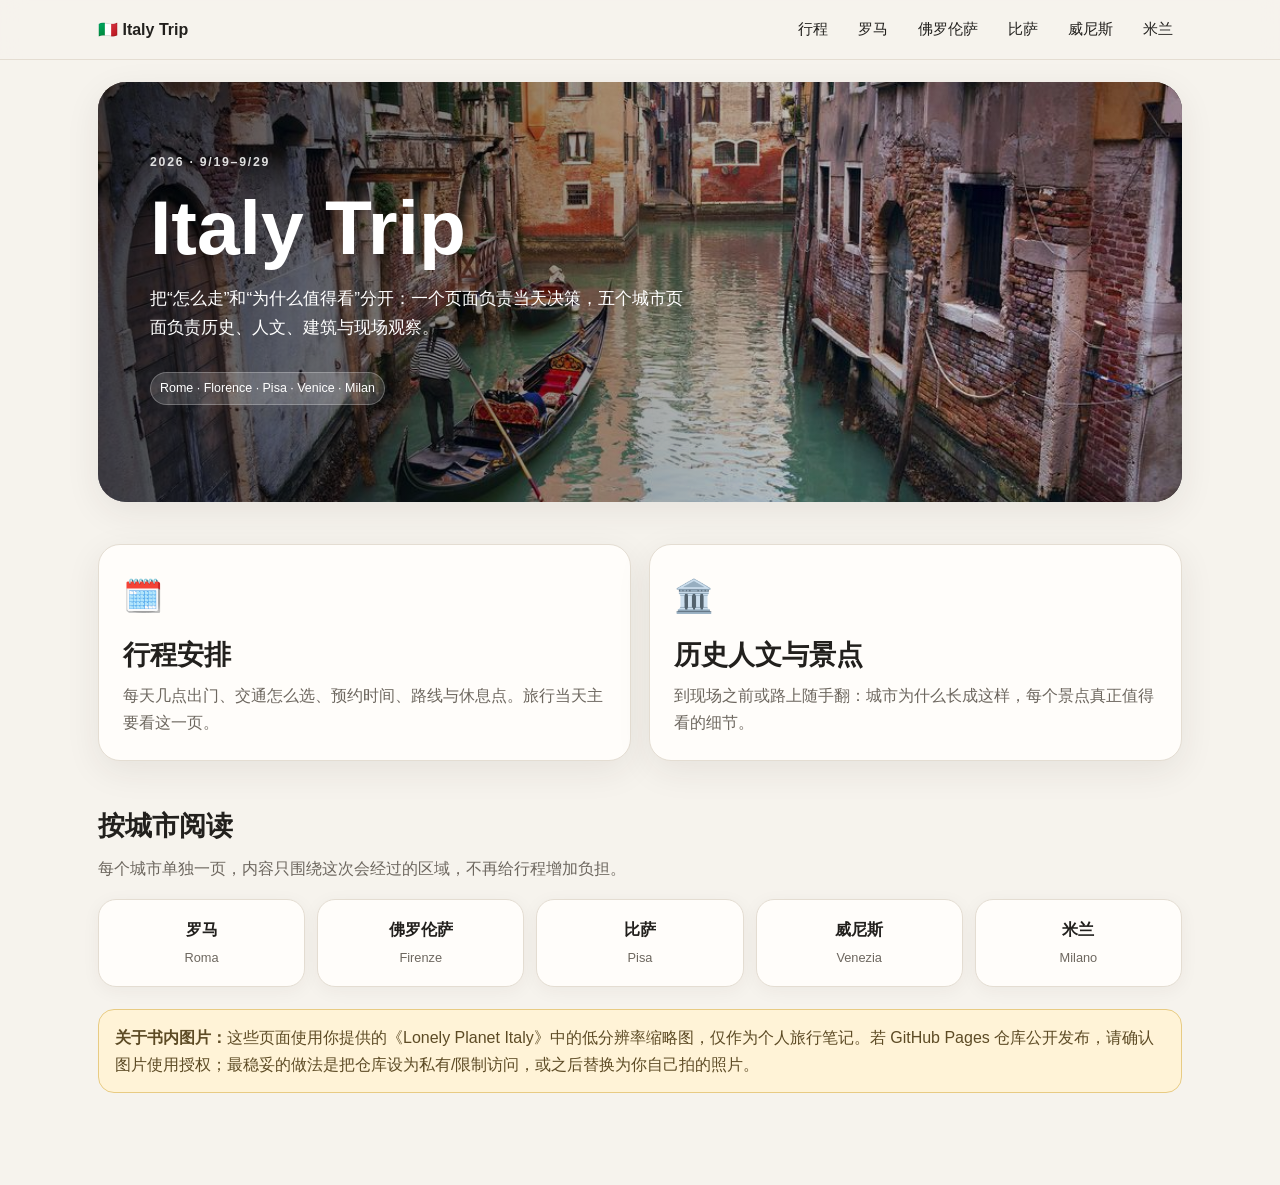
<file: index.html>
<!doctype html><html lang="zh-CN"><head><meta charset="utf-8"><meta name="viewport" content="width=device-width,initial-scale=1"><title>Italy Trip · 旅行入口</title><link rel="stylesheet" href="assets/site.css"></head><body><div class="topbar"><div class="topinner"><a class="brand" href="index.html">🇮🇹 Italy Trip</a><a class="nav" href="itinerary.html">行程</a><a class="nav" href="cities/rome.html">罗马</a><a class="nav" href="cities/florence.html">佛罗伦萨</a><a class="nav" href="cities/pisa.html">比萨</a><a class="nav" href="cities/venice.html">威尼斯</a><a class="nav" href="cities/milan.html">米兰</a></div></div><main class="shell">
<section class="hero"><img src="assets/lp/venice_hero.jpg" alt="Italy"><div class="hero-copy"><div class="eyebrow">2026 · 9/19–9/29</div><h1>Italy Trip</h1><p>把“怎么走”和“为什么值得看”分开：一个页面负责当天决策，五个城市页面负责历史、人文、建筑与现场观察。</p><span class="source-badge">Rome · Florence · Pisa · Venice · Milan</span></div></section>
<section class="section"><div class="portal"><a class="portal-card" href="itinerary.html"><div class="icon">🗓️</div><h2>行程安排</h2><p>每天几点出门、交通怎么选、预约时间、路线与休息点。旅行当天主要看这一页。</p></a><a class="portal-card" href="#cities"><div class="icon">🏛️</div><h2>历史人文与景点</h2><p>到现场之前或路上随手翻：城市为什么长成这样，每个景点真正值得看的细节。</p></a></div></section>
<section class="section" id="cities"><h2>按城市阅读</h2><p class="lead">每个城市单独一页，内容只围绕这次会经过的区域，不再给行程增加负担。</p><div class="city-grid"><a class="city-link" href="cities/rome.html"><b>罗马</b><span>Roma</span></a><a class="city-link" href="cities/florence.html"><b>佛罗伦萨</b><span>Firenze</span></a><a class="city-link" href="cities/pisa.html"><b>比萨</b><span>Pisa</span></a><a class="city-link" href="cities/venice.html"><b>威尼斯</b><span>Venezia</span></a><a class="city-link" href="cities/milan.html"><b>米兰</b><span>Milano</span></a></div></section>
<div class="warning"><b>关于书内图片：</b>这些页面使用你提供的《Lonely Planet Italy》中的低分辨率缩略图，仅作为个人旅行笔记。若 GitHub Pages 仓库公开发布，请确认图片使用授权；最稳妥的做法是把仓库设为私有/限制访问，或之后替换为你自己拍的照片。</div>
</main></body></html>
</file>
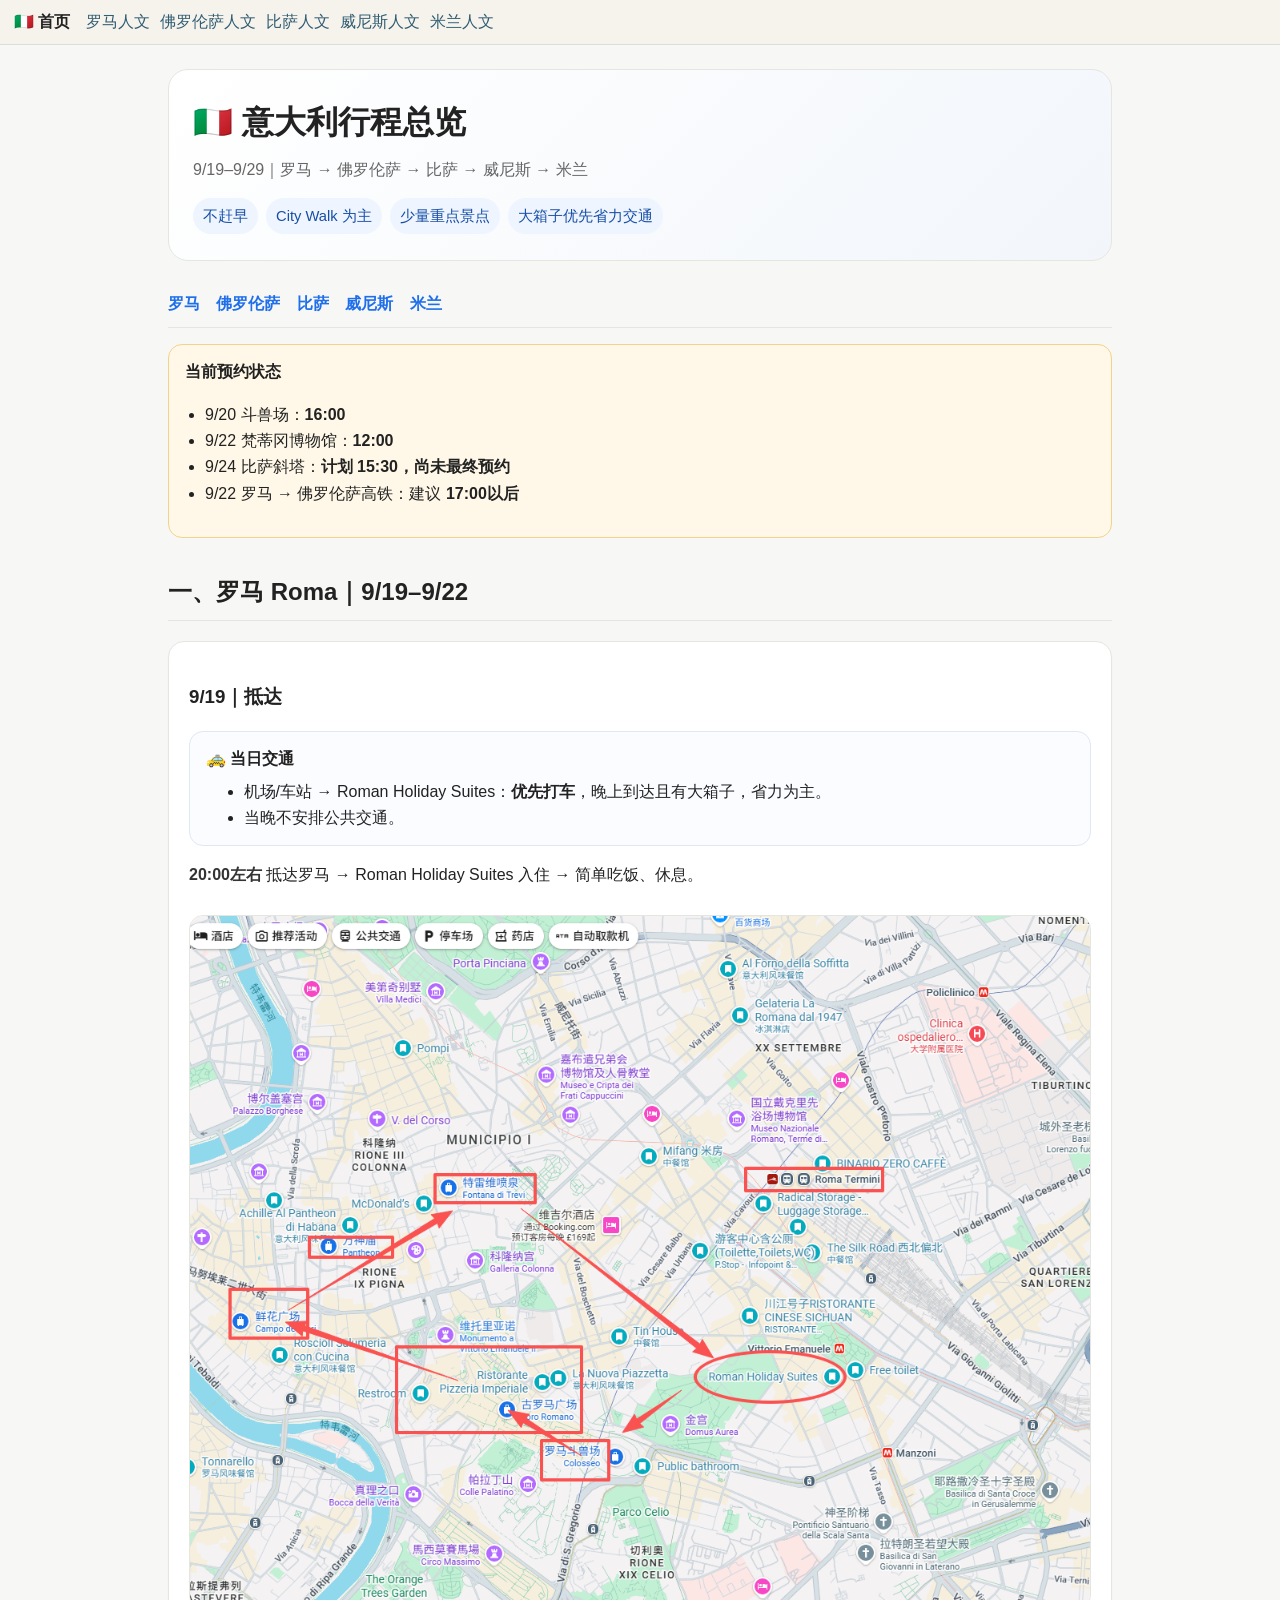
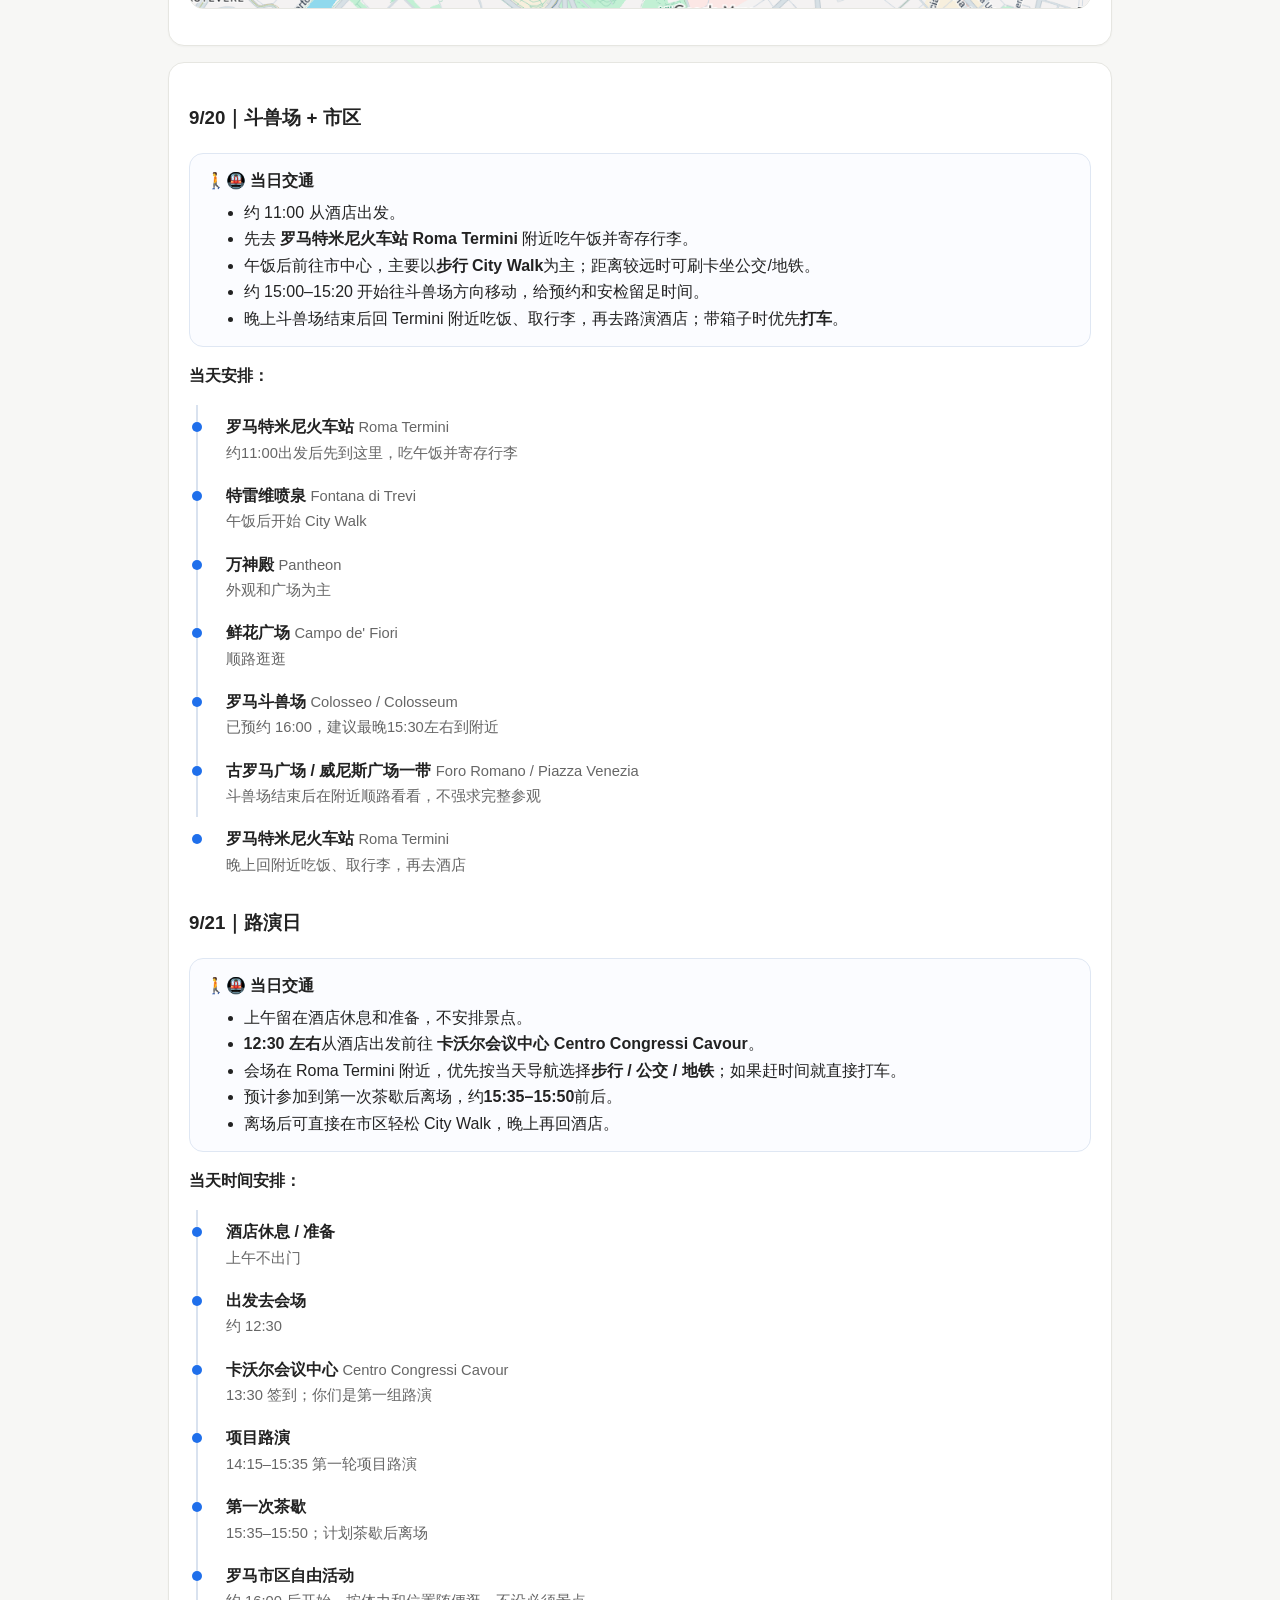
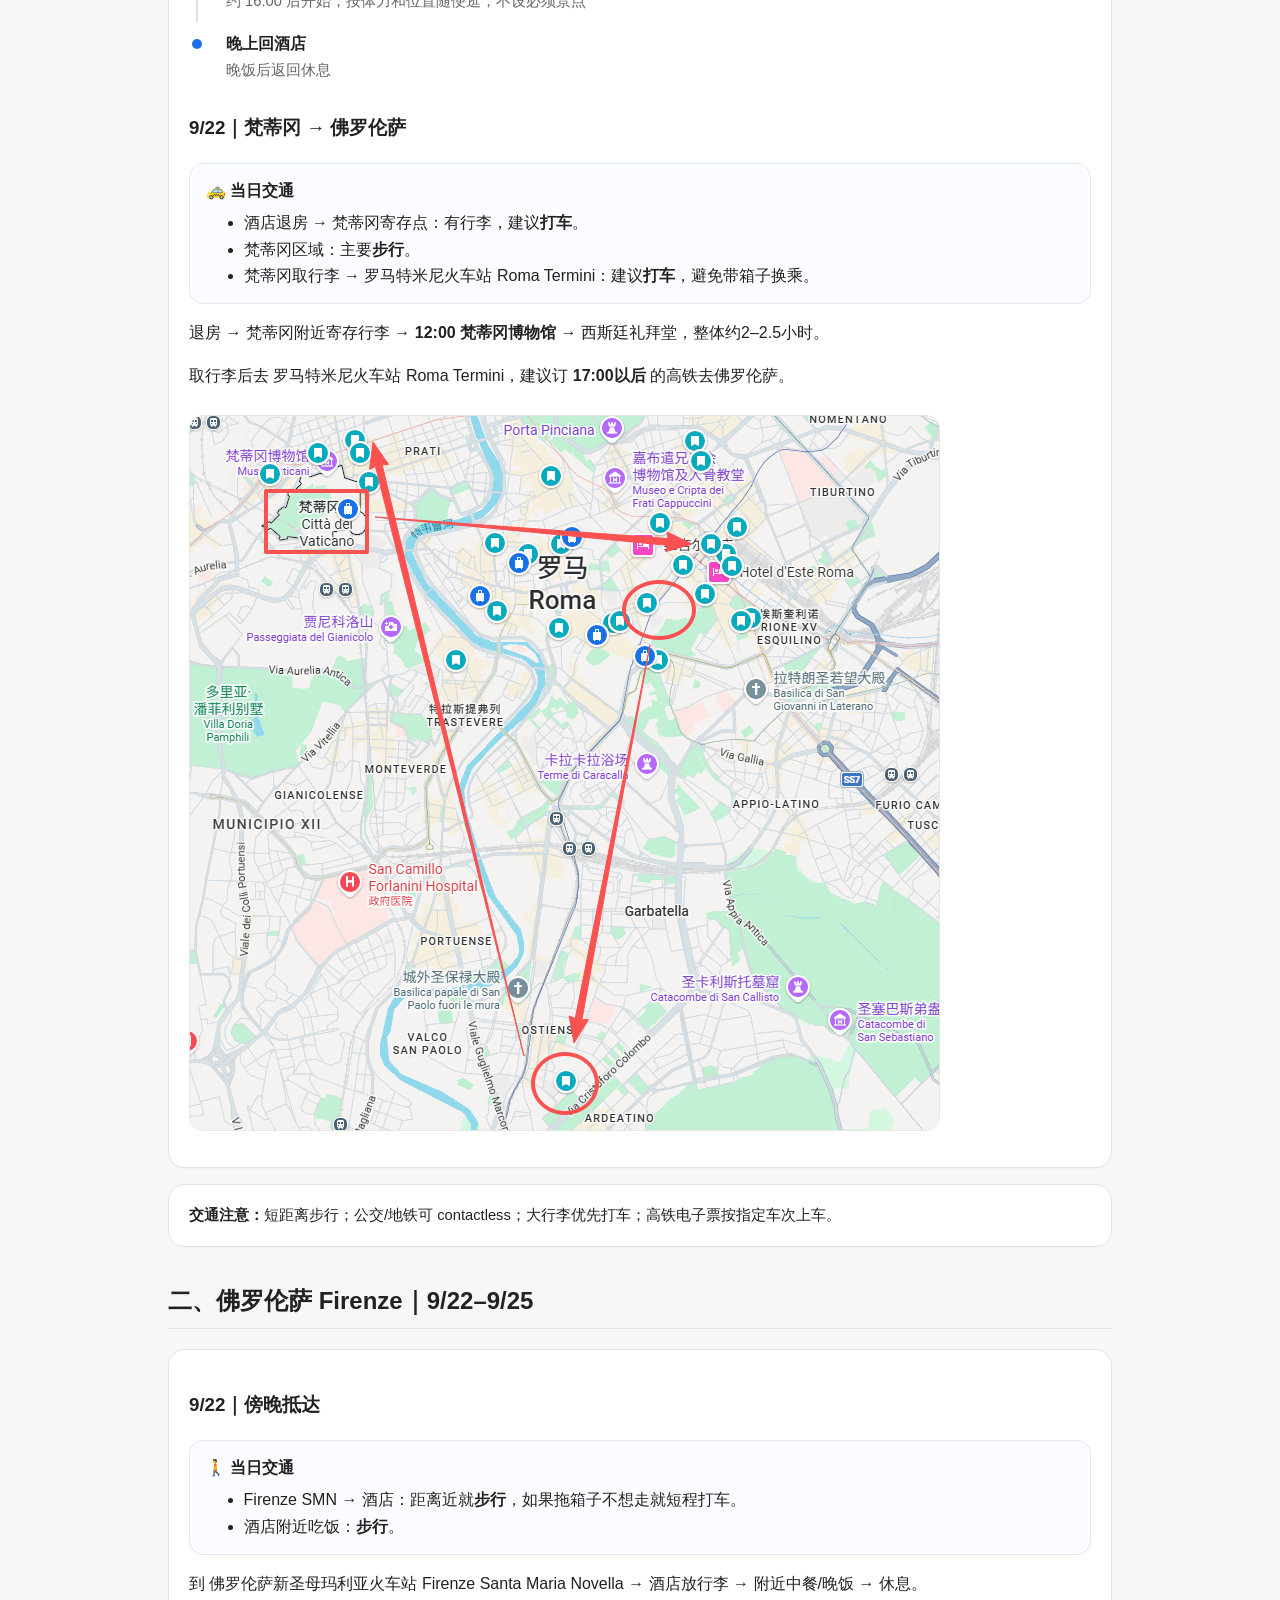
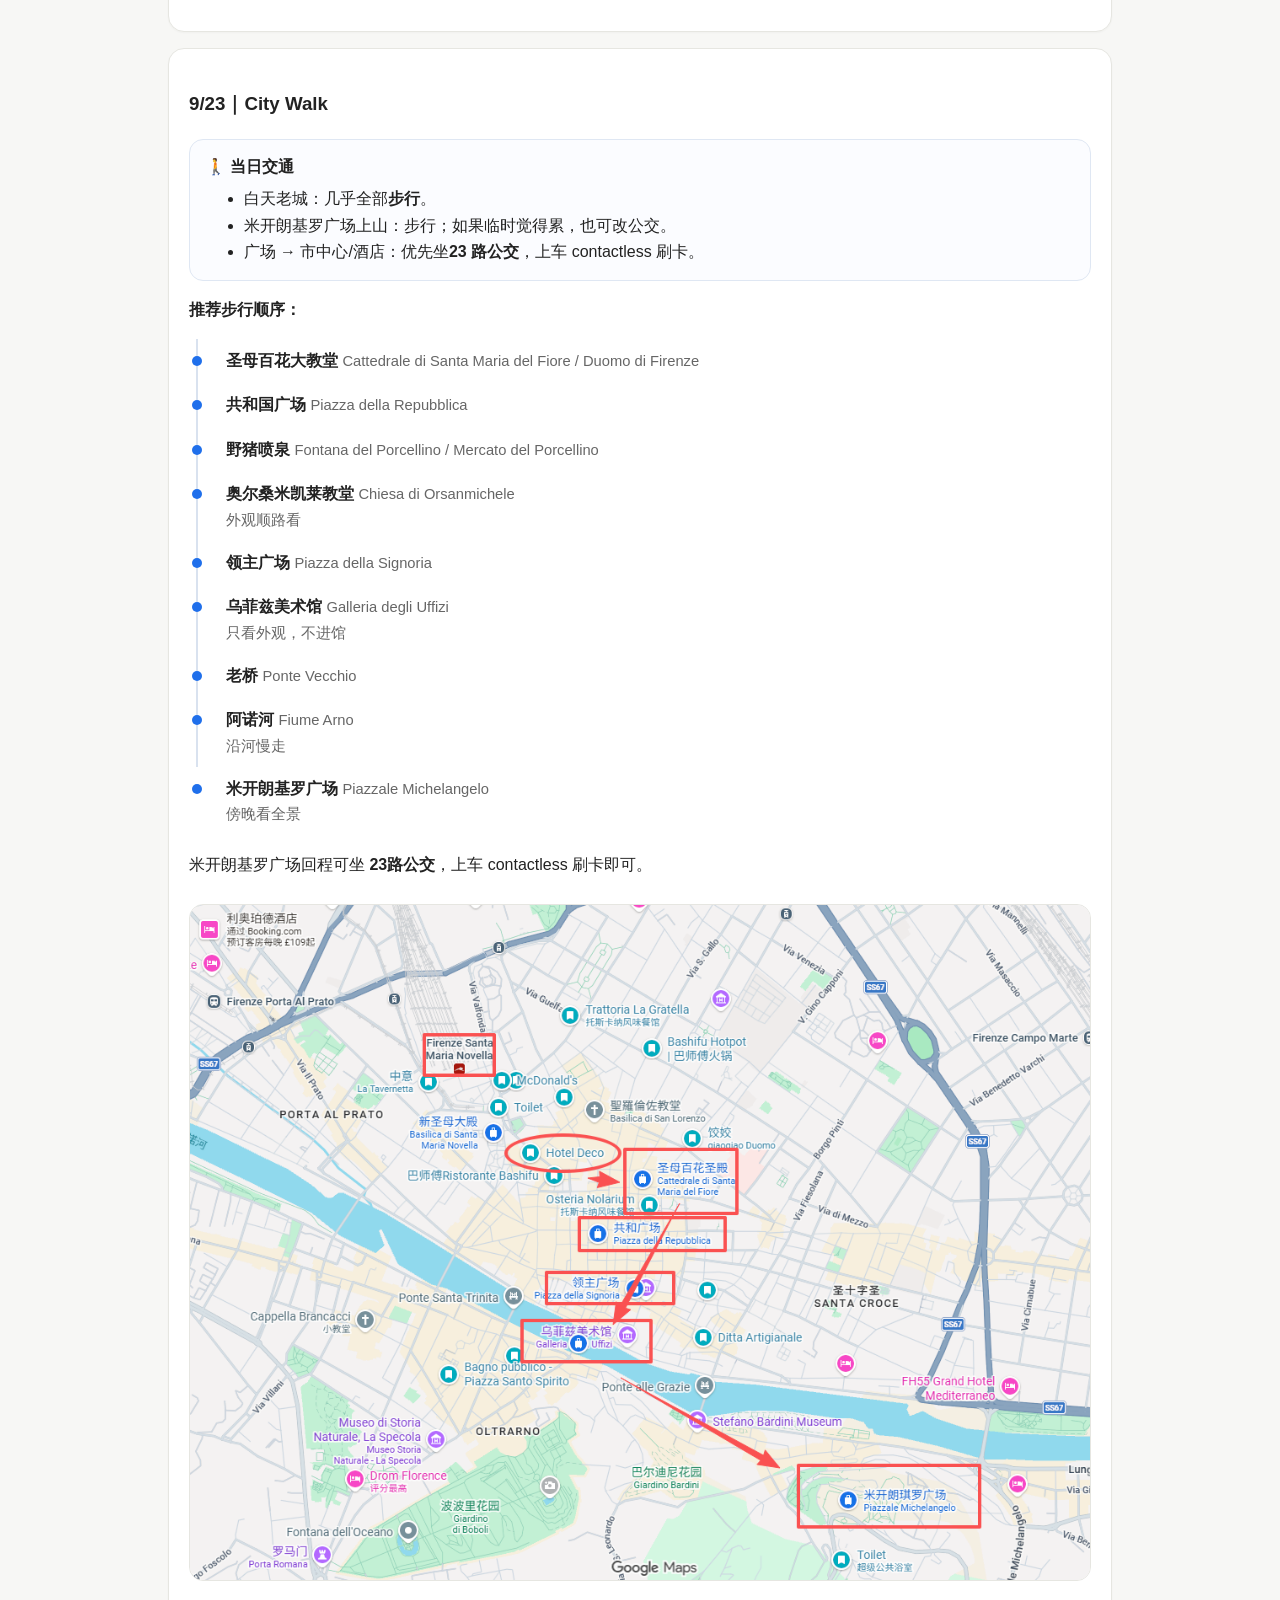
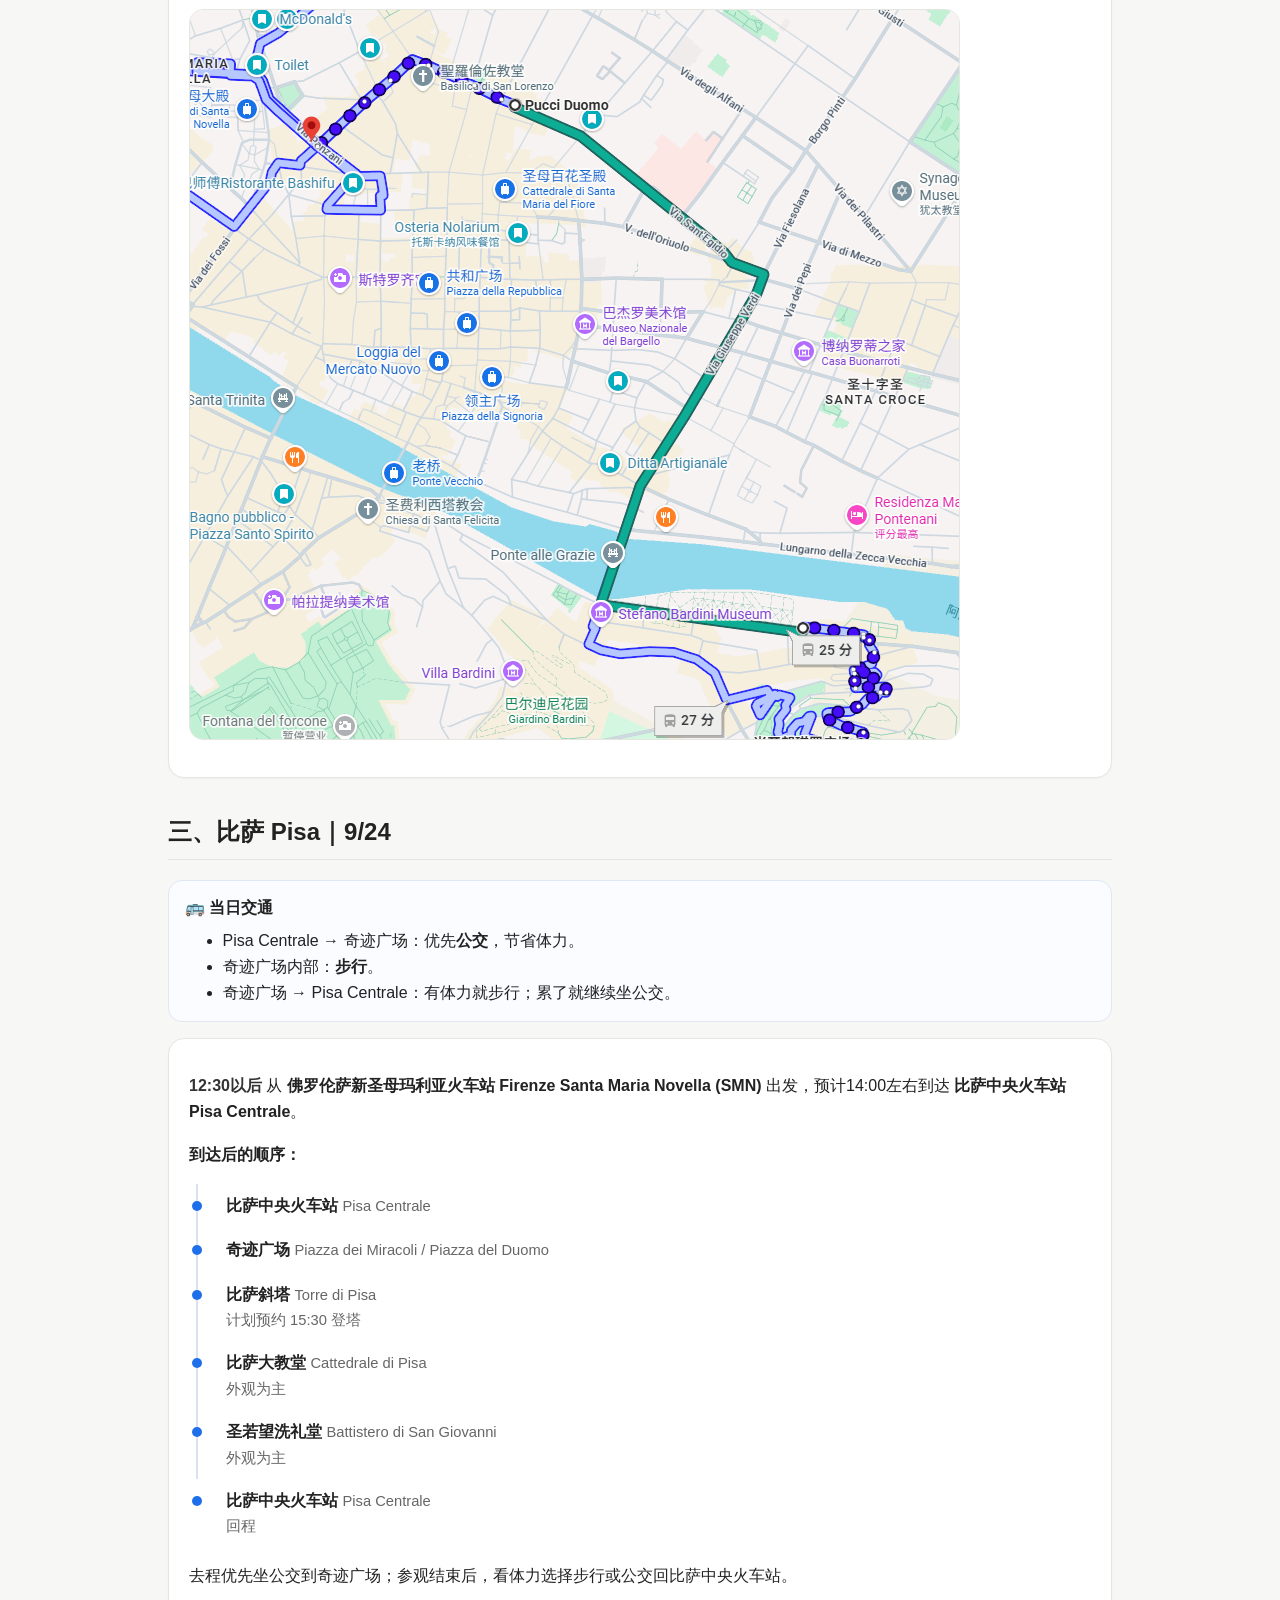
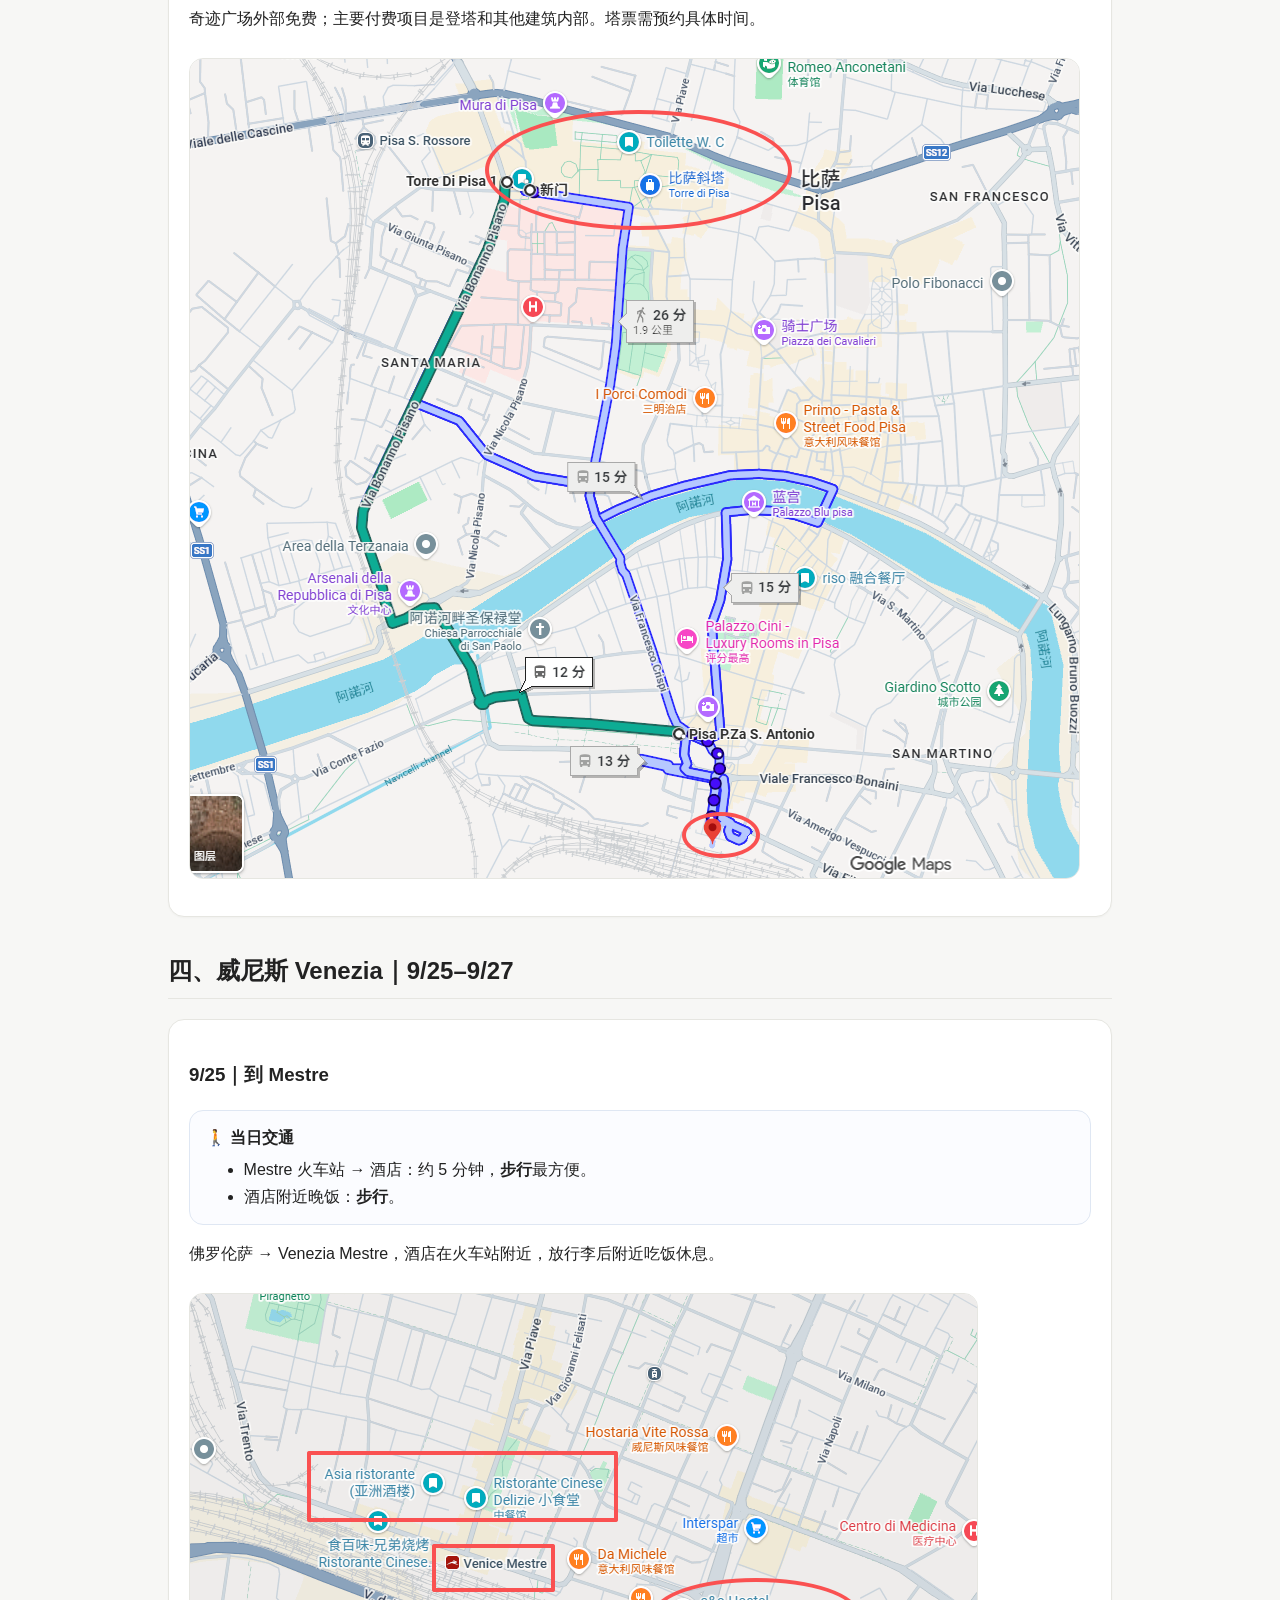
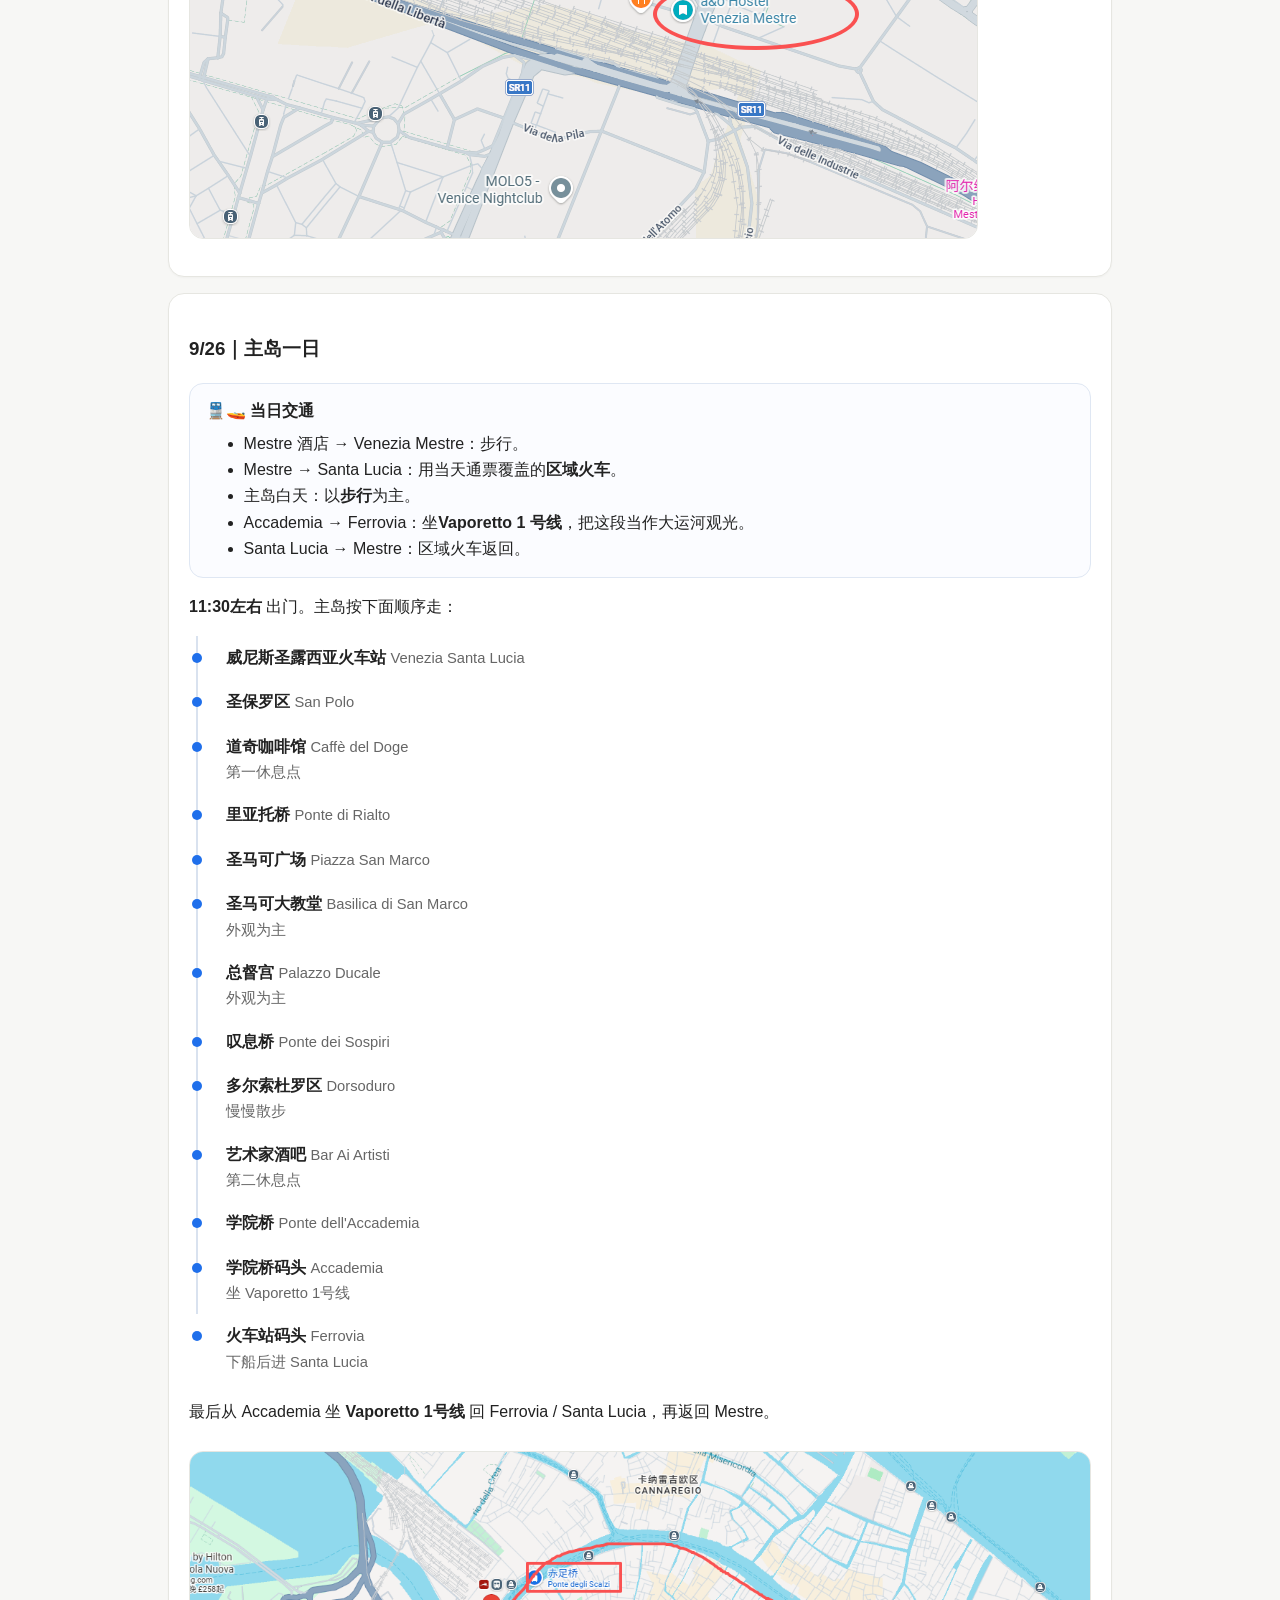
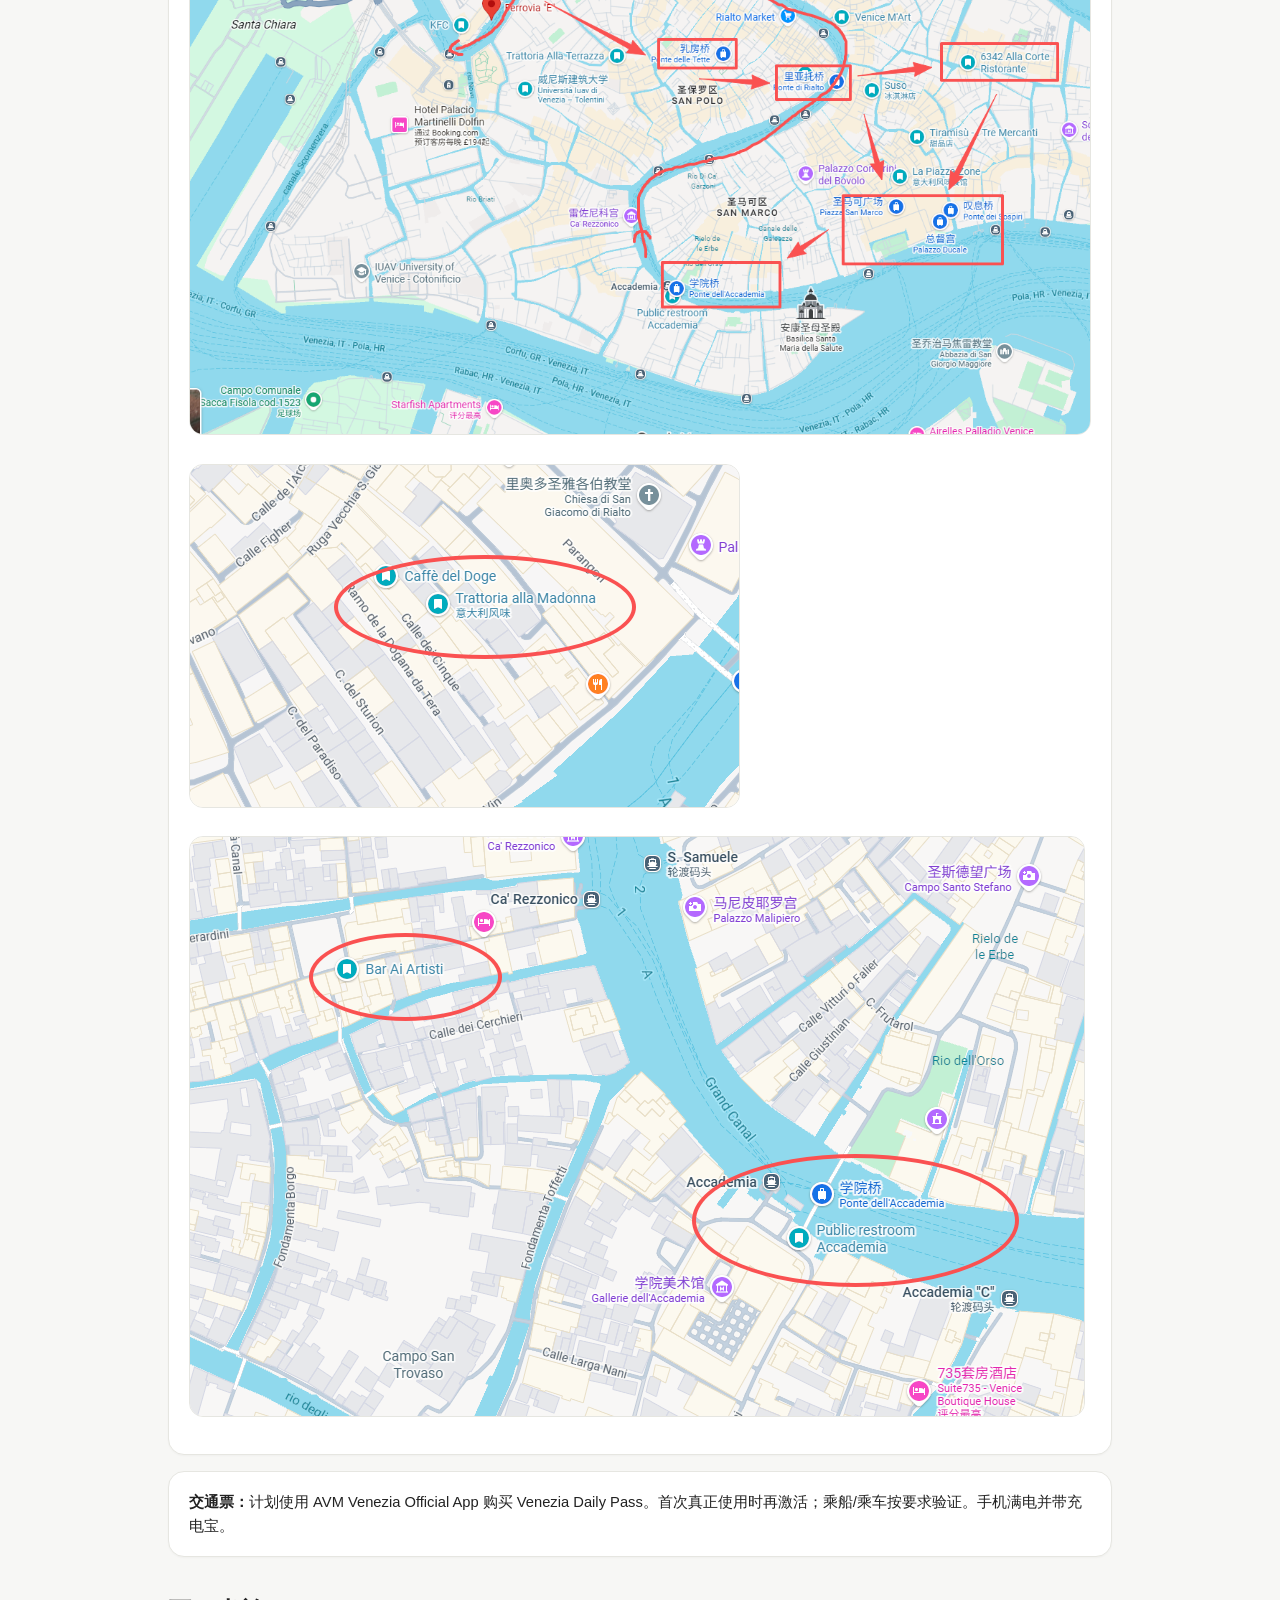
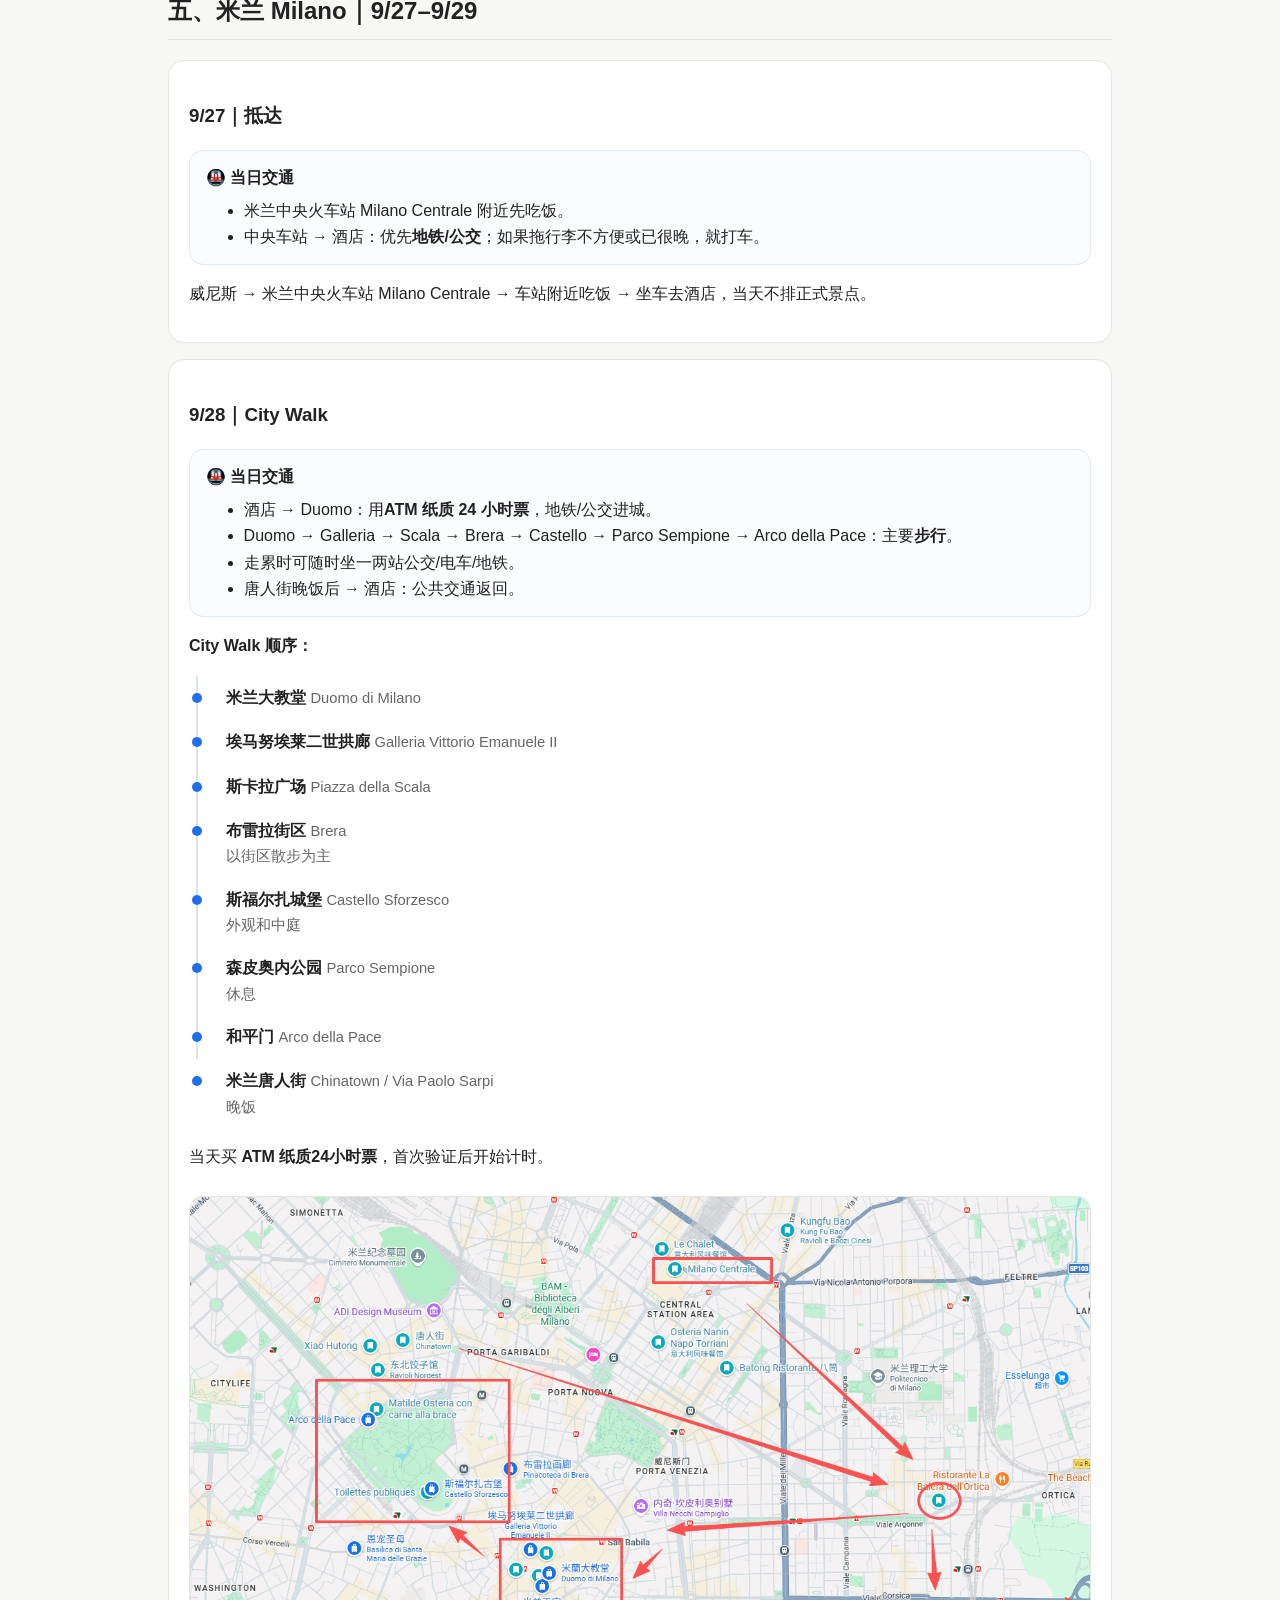
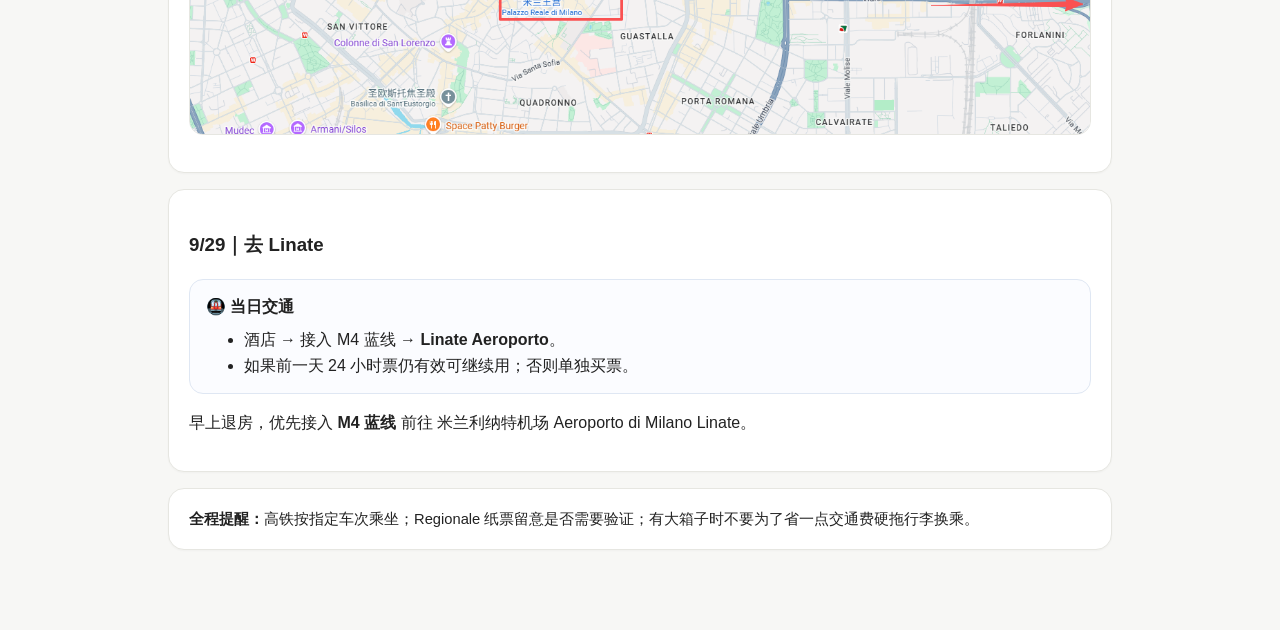
<file: itinerary.html>
<!doctype html>
<html lang="zh-CN">
<head>
<meta charset="utf-8">
<meta name="viewport" content="width=device-width, initial-scale=1">
<title>意大利行程 · 9/19–9/29</title>
<style>
  :root{
    --bg:#f7f7f5; --card:#ffffff; --text:#222; --muted:#666; --line:#e6e6e1;
    --accent:#1f6feb; --soft:#eef5ff;
  }
  *{box-sizing:border-box}
  body{margin:0;font-family:-apple-system,BlinkMacSystemFont,"Segoe UI","PingFang SC","Hiragino Sans GB","Microsoft YaHei",Arial,sans-serif;background:var(--bg);color:var(--text);line-height:1.65}
  .wrap{max-width:980px;margin:auto;padding:24px 18px 64px}
  .hero{background:linear-gradient(135deg,#fff,#f2f6fb);border:1px solid var(--line);border-radius:20px;padding:26px 24px;margin-bottom:20px}
  h1{font-size:2rem;margin:0 0 8px}
  h2{margin-top:34px;border-bottom:1px solid var(--line);padding-bottom:8px}
  h3{margin-top:22px}
  .muted{color:var(--muted)}
  .chips{display:flex;flex-wrap:wrap;gap:8px;margin-top:14px}
  .chip{background:var(--soft);color:#174ea6;padding:6px 10px;border-radius:999px;font-size:.92rem}
  .card{background:var(--card);border:1px solid var(--line);border-radius:16px;padding:18px 20px;margin:16px 0;box-shadow:0 1px 2px rgba(0,0,0,.03)}
  .time{font-weight:700;color:#333}
  img{max-width:100%;height:auto;border-radius:14px;border:1px solid var(--line);margin:10px 0}
  table{width:100%;border-collapse:collapse;background:#fff;border-radius:12px;overflow:hidden}
  th,td{border:1px solid var(--line);padding:10px 12px;text-align:left;vertical-align:top}
  th{background:#fafafa}
  ul{padding-left:1.25rem}
  .important{background:#fff8e8;border:1px solid #f1d48a;border-radius:14px;padding:14px 16px}
  .nav{position:sticky;top:0;background:rgba(247,247,245,.92);backdrop-filter:blur(10px);padding:10px 0;z-index:5;border-bottom:1px solid var(--line);margin-bottom:16px}
  .nav a{margin-right:12px;color:var(--accent);text-decoration:none;font-weight:600;white-space:nowrap}
  .small{font-size:.92rem}
  @media(max-width:640px){
    h1{font-size:1.6rem}
    .wrap{padding:14px 12px 48px}
    .hero,.card{padding:16px}
    table{font-size:.9rem}
  }

  .transport-card{background:#fbfcff;border:1px solid #dfe7f3;border-radius:14px;padding:14px 16px;margin:14px 0}
  .transport-card strong{display:block;margin-bottom:6px}
  .transport-card ul{margin:6px 0 0 1.1rem}


  .route-list{list-style:none;padding-left:0;margin:10px 0}
  .route-list li{position:relative;padding:9px 10px 9px 28px;border-left:2px solid #d9e2ef;margin-left:7px}
  .route-list li:before{content:"";position:absolute;left:-6px;top:17px;width:10px;height:10px;border-radius:50%;background:#1f6feb}
  .route-list li:last-child{border-left-color:transparent}
  .place-cn{font-weight:700}
  .place-orig{color:#666;font-size:.92em}

</style>
</head>
<body><div style="position:sticky;top:0;z-index:999;background:rgba(246,243,237,.96);border-bottom:1px solid #ddd;padding:9px 14px;font-family:-apple-system,BlinkMacSystemFont,Segoe UI,PingFang SC,Microsoft YaHei,sans-serif;white-space:nowrap;overflow:auto"><a href="index.html" style="font-weight:800;text-decoration:none;color:#222;margin-right:16px">🇮🇹 首页</a><a href="cities/rome.html" style="text-decoration:none;color:#315d72;margin-right:10px">罗马人文</a><a href="cities/florence.html" style="text-decoration:none;color:#315d72;margin-right:10px">佛罗伦萨人文</a><a href="cities/pisa.html" style="text-decoration:none;color:#315d72;margin-right:10px">比萨人文</a><a href="cities/venice.html" style="text-decoration:none;color:#315d72;margin-right:10px">威尼斯人文</a><a href="cities/milan.html" style="text-decoration:none;color:#315d72">米兰人文</a></div>
<div class="wrap">
  <div class="hero">
    <h1>🇮🇹 意大利行程总览</h1>
    <div class="muted">9/19–9/29｜罗马 → 佛罗伦萨 → 比萨 → 威尼斯 → 米兰</div>
    <div class="chips">
      <span class="chip">不赶早</span>
      <span class="chip">City Walk 为主</span>
      <span class="chip">少量重点景点</span>
      <span class="chip">大箱子优先省力交通</span>
    </div>
  </div>

  <div class="nav">
    <a href="#rome">罗马</a>
    <a href="#florence">佛罗伦萨</a>
    <a href="#pisa">比萨</a>
    <a href="#venice">威尼斯</a>
    <a href="#milan">米兰</a>
  </div>

  <div class="important">
    <strong>当前预约状态</strong>
    <ul>
      <li>9/20 斗兽场：<strong>16:00</strong></li>
      <li>9/22 梵蒂冈博物馆：<strong>12:00</strong></li>
      <li>9/24 比萨斜塔：<strong>计划 15:30，尚未最终预约</strong></li>
      <li>9/22 罗马 → 佛罗伦萨高铁：建议 <strong>17:00以后</strong></li>
    </ul>
  </div>

  <section id="rome">
    <h2>一、罗马 Roma｜9/19–9/22</h2>
    <div class="card">
      <h3>9/19｜抵达</h3>

    <div class="transport-card">
      <strong>🚕 当日交通</strong>
      <ul>
        <li>机场/车站 → Roman Holiday Suites：<b>优先打车</b>，晚上到达且有大箱子，省力为主。</li>
        <li>当晚不安排公共交通。</li>
      </ul>
    </div>
      <p><span class="time">20:00左右</span> 抵达罗马 → Roman Holiday Suites 入住 → 简单吃饭、休息。</p>
      <img src="assets/maps/rome_1.png" alt="罗马住宿与路线">
    </div>
    <div class="card">
      <h3>9/20｜斗兽场 + 市区</h3>
    <div class="transport-card">
      <strong>🚶🚇 当日交通</strong>
      <ul>
        <li>约 11:00 从酒店出发。</li>
        <li>先去 <b>罗马特米尼火车站 Roma Termini</b> 附近吃午饭并寄存行李。</li>
        <li>午饭后前往市中心，主要以<b>步行 City Walk</b>为主；距离较远时可刷卡坐公交/地铁。</li>
        <li>约 15:00–15:20 开始往斗兽场方向移动，给预约和安检留足时间。</li>
        <li>晚上斗兽场结束后回 Termini 附近吃饭、取行李，再去路演酒店；带箱子时优先<b>打车</b>。</li>
      </ul>
    </div>
    <p><strong>当天安排：</strong></p>
    <ol class="route-list">
      <li><span class="place-cn">罗马特米尼火车站</span> <span class="place-orig">Roma Termini</span><div class='muted small'>约11:00出发后先到这里，吃午饭并寄存行李</div></li>
      <li><span class="place-cn">特雷维喷泉</span> <span class="place-orig">Fontana di Trevi</span><div class='muted small'>午饭后开始 City Walk</div></li>
      <li><span class="place-cn">万神殿</span> <span class="place-orig">Pantheon</span><div class='muted small'>外观和广场为主</div></li>
      <li><span class="place-cn">鲜花广场</span> <span class="place-orig">Campo de' Fiori</span><div class='muted small'>顺路逛逛</div></li>
      <li><span class="place-cn">罗马斗兽场</span> <span class="place-orig">Colosseo / Colosseum</span><div class='muted small'>已预约 16:00，建议最晚15:30左右到附近</div></li>
      <li><span class="place-cn">古罗马广场 / 威尼斯广场一带</span> <span class="place-orig">Foro Romano / Piazza Venezia</span><div class='muted small'>斗兽场结束后在附近顺路看看，不强求完整参观</div></li>
      <li><span class="place-cn">罗马特米尼火车站</span> <span class="place-orig">Roma Termini</span><div class='muted small'>晚上回附近吃饭、取行李，再去酒店</div></li>
    </ol>
<h3>9/21｜路演日</h3>
    <div class="transport-card">
      <strong>🚶🚇 当日交通</strong>
      <ul>
        <li>上午留在酒店休息和准备，不安排景点。</li>
        <li><b>12:30 左右</b>从酒店出发前往 <b>卡沃尔会议中心 Centro Congressi Cavour</b>。</li>
        <li>会场在 Roma Termini 附近，优先按当天导航选择<b>步行 / 公交 / 地铁</b>；如果赶时间就直接打车。</li>
        <li>预计参加到第一次茶歇后离场，约<b>15:35–15:50</b>前后。</li>
        <li>离场后可直接在市区轻松 City Walk，晚上再回酒店。</li>
      </ul>
    </div>
    <p><strong>当天时间安排：</strong></p>
    <ol class="route-list">
      <li><span class="place-cn">酒店休息 / 准备</span><div class='muted small'>上午不出门</div></li>
      <li><span class="place-cn">出发去会场</span><div class='muted small'>约 12:30</div></li>
      <li><span class="place-cn">卡沃尔会议中心</span> <span class="place-orig">Centro Congressi Cavour</span><div class='muted small'>13:30 签到；你们是第一组路演</div></li>
      <li><span class="place-cn">项目路演</span><div class='muted small'>14:15–15:35 第一轮项目路演</div></li>
      <li><span class="place-cn">第一次茶歇</span><div class='muted small'>15:35–15:50；计划茶歇后离场</div></li>
      <li><span class="place-cn">罗马市区自由活动</span><div class='muted small'>约 16:00 后开始，按体力和位置随便逛，不设必须景点</div></li>
      <li><span class="place-cn">晚上回酒店</span><div class='muted small'>晚饭后返回休息</div></li>
    </ol>
<h3>9/22｜梵蒂冈 → 佛罗伦萨</h3>

    <div class="transport-card">
      <strong>🚕 当日交通</strong>
      <ul>
        <li>酒店退房 → 梵蒂冈寄存点：有行李，建议<b>打车</b>。</li>
        <li>梵蒂冈区域：主要<b>步行</b>。</li>
        <li>梵蒂冈取行李 → 罗马特米尼火车站 Roma Termini：建议<b>打车</b>，避免带箱子换乘。</li>
      </ul>
    </div>
      <p>退房 → 梵蒂冈附近寄存行李 → <strong>12:00 梵蒂冈博物馆</strong> → 西斯廷礼拜堂，整体约2–2.5小时。</p>
      <p>取行李后去 罗马特米尼火车站 Roma Termini，建议订 <strong>17:00以后</strong> 的高铁去佛罗伦萨。</p>
      <img src="assets/maps/rome_2.png" alt="梵蒂冈与市区位置">
    </div>
    <div class="card small">
      <strong>交通注意：</strong>短距离步行；公交/地铁可 contactless；大行李优先打车；高铁电子票按指定车次上车。
    </div>
  </section>

  <section id="florence">
    <h2>二、佛罗伦萨 Firenze｜9/22–9/25</h2>
    <div class="card">
      <h3>9/22｜傍晚抵达</h3>

    <div class="transport-card">
      <strong>🚶 当日交通</strong>
      <ul>
        <li>Firenze SMN → 酒店：距离近就<b>步行</b>，如果拖箱子不想走就短程打车。</li>
        <li>酒店附近吃饭：<b>步行</b>。</li>
      </ul>
    </div>
      <p>到 佛罗伦萨新圣母玛利亚火车站 Firenze Santa Maria Novella → 酒店放行李 → 附近中餐/晚饭 → 休息。</p>
    </div>
    <div class="card">
      <h3>9/23｜City Walk</h3>

    <div class="transport-card">
      <strong>🚶 当日交通</strong>
      <ul>
        <li>白天老城：几乎全部<b>步行</b>。</li>
        <li>米开朗基罗广场上山：步行；如果临时觉得累，也可改公交。</li>
        <li>广场 → 市中心/酒店：优先坐<b>23 路公交</b>，上车 contactless 刷卡。</li>
      </ul>
    </div>
      <p><strong>推荐步行顺序：</strong></p><ol class='route-list'>
<li><span class='place-cn'>圣母百花大教堂</span> <span class='place-orig'>Cattedrale di Santa Maria del Fiore / Duomo di Firenze</span></li>
<li><span class='place-cn'>共和国广场</span> <span class='place-orig'>Piazza della Repubblica</span></li>
<li><span class='place-cn'>野猪喷泉</span> <span class='place-orig'>Fontana del Porcellino / Mercato del Porcellino</span></li>
<li><span class='place-cn'>奥尔桑米凯莱教堂</span> <span class='place-orig'>Chiesa di Orsanmichele</span><div class='muted small'>外观顺路看</div></li>
<li><span class='place-cn'>领主广场</span> <span class='place-orig'>Piazza della Signoria</span></li>
<li><span class='place-cn'>乌菲兹美术馆</span> <span class='place-orig'>Galleria degli Uffizi</span><div class='muted small'>只看外观，不进馆</div></li>
<li><span class='place-cn'>老桥</span> <span class='place-orig'>Ponte Vecchio</span></li>
<li><span class='place-cn'>阿诺河</span> <span class='place-orig'>Fiume Arno</span><div class='muted small'>沿河慢走</div></li>
<li><span class='place-cn'>米开朗基罗广场</span> <span class='place-orig'>Piazzale Michelangelo</span><div class='muted small'>傍晚看全景</div></li>
</ol>
      <p>米开朗基罗广场回程可坐 <strong>23路公交</strong>，上车 contactless 刷卡即可。</p>
      <img src="assets/maps/florence.png" alt="佛罗伦萨路线">
      <img src="assets/maps/florence_bus.png" alt="23路公交示意">
    </div>
  </section>

  <section id="pisa">
    <h2>三、比萨 Pisa｜9/24</h2>

    <div class="transport-card">
      <strong>🚌 当日交通</strong>
      <ul>
        <li>Pisa Centrale → 奇迹广场：优先<b>公交</b>，节省体力。</li>
        <li>奇迹广场内部：<b>步行</b>。</li>
        <li>奇迹广场 → Pisa Centrale：有体力就步行；累了就继续坐公交。</li>
      </ul>
    </div>
    <div class="card">
      <p><span class="time">12:30以后</span> 从 <strong>佛罗伦萨新圣母玛利亚火车站 Firenze Santa Maria Novella (SMN)</strong> 出发，预计14:00左右到达 <strong>比萨中央火车站 Pisa Centrale</strong>。</p><p><strong>到达后的顺序：</strong></p><ol class='route-list'>
<li><span class='place-cn'>比萨中央火车站</span> <span class='place-orig'>Pisa Centrale</span></li>
<li><span class='place-cn'>奇迹广场</span> <span class='place-orig'>Piazza dei Miracoli / Piazza del Duomo</span></li>
<li><span class='place-cn'>比萨斜塔</span> <span class='place-orig'>Torre di Pisa</span><div class='muted small'>计划预约 15:30 登塔</div></li>
<li><span class='place-cn'>比萨大教堂</span> <span class='place-orig'>Cattedrale di Pisa</span><div class='muted small'>外观为主</div></li>
<li><span class='place-cn'>圣若望洗礼堂</span> <span class='place-orig'>Battistero di San Giovanni</span><div class='muted small'>外观为主</div></li>
<li><span class='place-cn'>比萨中央火车站</span> <span class='place-orig'>Pisa Centrale</span><div class='muted small'>回程</div></li>
</ol>
      <p>去程优先坐公交到奇迹广场；参观结束后，看体力选择步行或公交回比萨中央火车站。</p>
      <p>奇迹广场外部免费；主要付费项目是登塔和其他建筑内部。塔票需预约具体时间。</p>
      <img src="assets/maps/pisa.png" alt="比萨路线">
    </div>
  </section>

  <section id="venice">
    <h2>四、威尼斯 Venezia｜9/25–9/27</h2>
    <div class="card">
      <h3>9/25｜到 Mestre</h3>

    <div class="transport-card">
      <strong>🚶 当日交通</strong>
      <ul>
        <li>Mestre 火车站 → 酒店：约 5 分钟，<b>步行</b>最方便。</li>
        <li>酒店附近晚饭：<b>步行</b>。</li>
      </ul>
    </div>
      <p>佛罗伦萨 → Venezia Mestre，酒店在火车站附近，放行李后附近吃饭休息。</p>
      <img src="assets/maps/venice_mestre.png" alt="Mestre住宿位置">
    </div>
    <div class="card">
      <h3>9/26｜主岛一日</h3>

    <div class="transport-card">
      <strong>🚆🚤 当日交通</strong>
      <ul>
        <li>Mestre 酒店 → Venezia Mestre：步行。</li>
        <li>Mestre → Santa Lucia：用当天通票覆盖的<b>区域火车</b>。</li>
        <li>主岛白天：以<b>步行</b>为主。</li>
        <li>Accademia → Ferrovia：坐<b>Vaporetto 1 号线</b>，把这段当作大运河观光。</li>
        <li>Santa Lucia → Mestre：区域火车返回。</li>
      </ul>
    </div>
      <p><strong>11:30左右</strong> 出门。主岛按下面顺序走：</p><ol class='route-list'>
<li><span class='place-cn'>威尼斯圣露西亚火车站</span> <span class='place-orig'>Venezia Santa Lucia</span></li>
<li><span class='place-cn'>圣保罗区</span> <span class='place-orig'>San Polo</span></li>
<li><span class='place-cn'>道奇咖啡馆</span> <span class='place-orig'>Caffè del Doge</span><div class='muted small'>第一休息点</div></li>
<li><span class='place-cn'>里亚托桥</span> <span class='place-orig'>Ponte di Rialto</span></li>
<li><span class='place-cn'>圣马可广场</span> <span class='place-orig'>Piazza San Marco</span></li>
<li><span class='place-cn'>圣马可大教堂</span> <span class='place-orig'>Basilica di San Marco</span><div class='muted small'>外观为主</div></li>
<li><span class='place-cn'>总督宫</span> <span class='place-orig'>Palazzo Ducale</span><div class='muted small'>外观为主</div></li>
<li><span class='place-cn'>叹息桥</span> <span class='place-orig'>Ponte dei Sospiri</span></li>
<li><span class='place-cn'>多尔索杜罗区</span> <span class='place-orig'>Dorsoduro</span><div class='muted small'>慢慢散步</div></li>
<li><span class='place-cn'>艺术家酒吧</span> <span class='place-orig'>Bar Ai Artisti</span><div class='muted small'>第二休息点</div></li>
<li><span class='place-cn'>学院桥</span> <span class='place-orig'>Ponte dell'Accademia</span></li>
<li><span class='place-cn'>学院桥码头</span> <span class='place-orig'>Accademia</span><div class='muted small'>坐 Vaporetto 1号线</div></li>
<li><span class='place-cn'>火车站码头</span> <span class='place-orig'>Ferrovia</span><div class='muted small'>下船后进 Santa Lucia</div></li>
</ol>
      <p>最后从 Accademia 坐 <strong>Vaporetto 1号线</strong> 回 Ferrovia / Santa Lucia，再返回 Mestre。</p>
      <img src="assets/maps/venice_route.png" alt="威尼斯主岛路线">
      <img src="assets/maps/venice_cafe1.png" alt="Caffè del Doge">
      <img src="assets/maps/venice_cafe2.png" alt="Bar Ai Artisti">
    </div>
    <div class="card small">
      <strong>交通票：</strong>计划使用 AVM Venezia Official App 购买 Venezia Daily Pass。首次真正使用时再激活；乘船/乘车按要求验证。手机满电并带充电宝。
    </div>
  </section>

  <section id="milan">
    <h2>五、米兰 Milano｜9/27–9/29</h2>
    <div class="card">
      <h3>9/27｜抵达</h3>

    <div class="transport-card">
      <strong>🚇 当日交通</strong>
      <ul>
        <li>米兰中央火车站 Milano Centrale 附近先吃饭。</li>
        <li>中央车站 → 酒店：优先<b>地铁/公交</b>；如果拖行李不方便或已很晚，就打车。</li>
      </ul>
    </div>
      <p>威尼斯 → 米兰中央火车站 Milano Centrale → 车站附近吃饭 → 坐车去酒店，当天不排正式景点。</p>
    </div>
    <div class="card">
      <h3>9/28｜City Walk</h3>

    <div class="transport-card">
      <strong>🚇 当日交通</strong>
      <ul>
        <li>酒店 → Duomo：用<b>ATM 纸质 24 小时票</b>，地铁/公交进城。</li>
        <li>Duomo → Galleria → Scala → Brera → Castello → Parco Sempione → Arco della Pace：主要<b>步行</b>。</li>
        <li>走累时可随时坐一两站公交/电车/地铁。</li>
        <li>唐人街晚饭后 → 酒店：公共交通返回。</li>
      </ul>
    </div>
      <p><strong>City Walk 顺序：</strong></p><ol class='route-list'>
<li><span class='place-cn'>米兰大教堂</span> <span class='place-orig'>Duomo di Milano</span></li>
<li><span class='place-cn'>埃马努埃莱二世拱廊</span> <span class='place-orig'>Galleria Vittorio Emanuele II</span></li>
<li><span class='place-cn'>斯卡拉广场</span> <span class='place-orig'>Piazza della Scala</span></li>
<li><span class='place-cn'>布雷拉街区</span> <span class='place-orig'>Brera</span><div class='muted small'>以街区散步为主</div></li>
<li><span class='place-cn'>斯福尔扎城堡</span> <span class='place-orig'>Castello Sforzesco</span><div class='muted small'>外观和中庭</div></li>
<li><span class='place-cn'>森皮奥内公园</span> <span class='place-orig'>Parco Sempione</span><div class='muted small'>休息</div></li>
<li><span class='place-cn'>和平门</span> <span class='place-orig'>Arco della Pace</span></li>
<li><span class='place-cn'>米兰唐人街</span> <span class='place-orig'>Chinatown / Via Paolo Sarpi</span><div class='muted small'>晚饭</div></li>
</ol>
      <p>当天买 <strong>ATM 纸质24小时票</strong>，首次验证后开始计时。</p>
      <img src="assets/maps/milan.png" alt="米兰路线">
    </div>
    <div class="card">
      <h3>9/29｜去 Linate</h3>

    <div class="transport-card">
      <strong>🚇 当日交通</strong>
      <ul>
        <li>酒店 → 接入 M4 蓝线 → <b>Linate Aeroporto</b>。</li>
        <li>如果前一天 24 小时票仍有效可继续用；否则单独买票。</li>
      </ul>
    </div>
      <p>早上退房，优先接入 <strong>M4 蓝线</strong> 前往 米兰利纳特机场 Aeroporto di Milano Linate。</p>
    </div>
  </section>

  <div class="card small">
    <strong>全程提醒：</strong>高铁按指定车次乘坐；Regionale 纸票留意是否需要验证；有大箱子时不要为了省一点交通费硬拖行李换乘。
  </div>
</div>
</body>
</html>
</file>
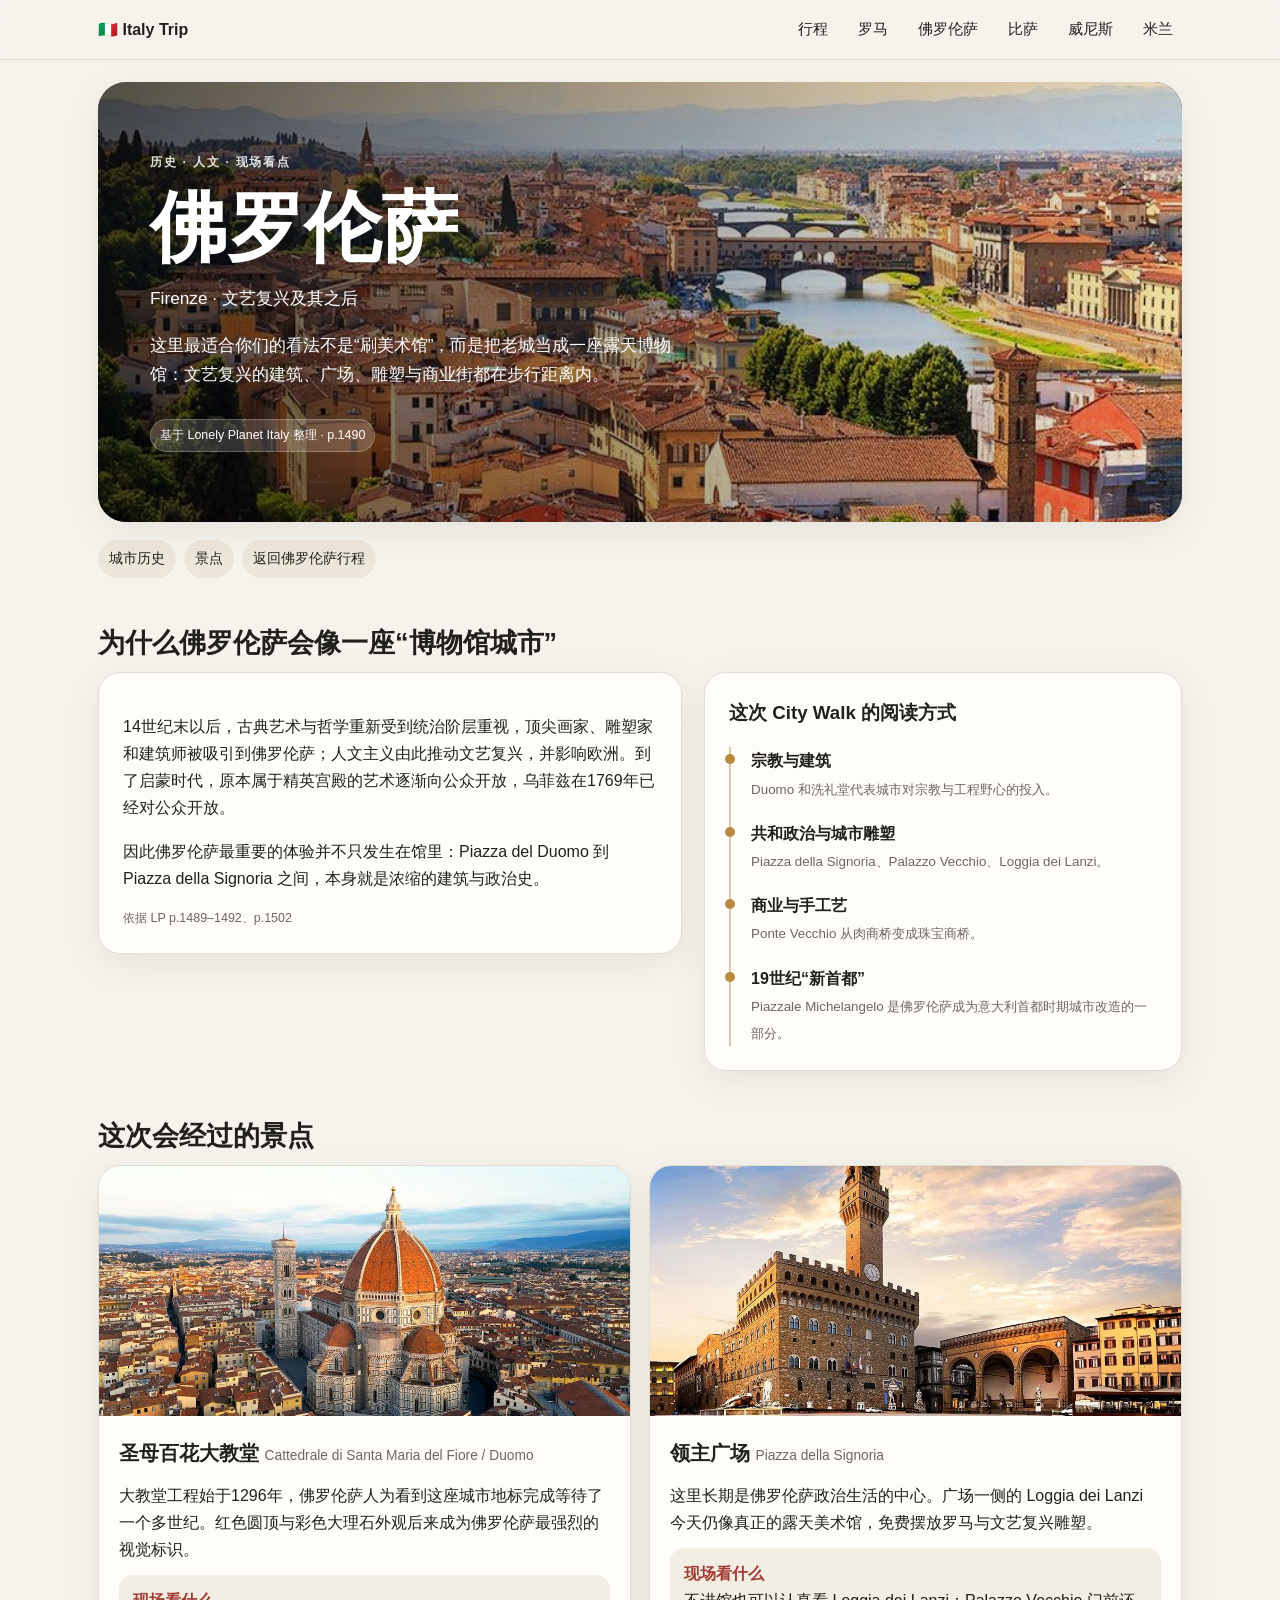
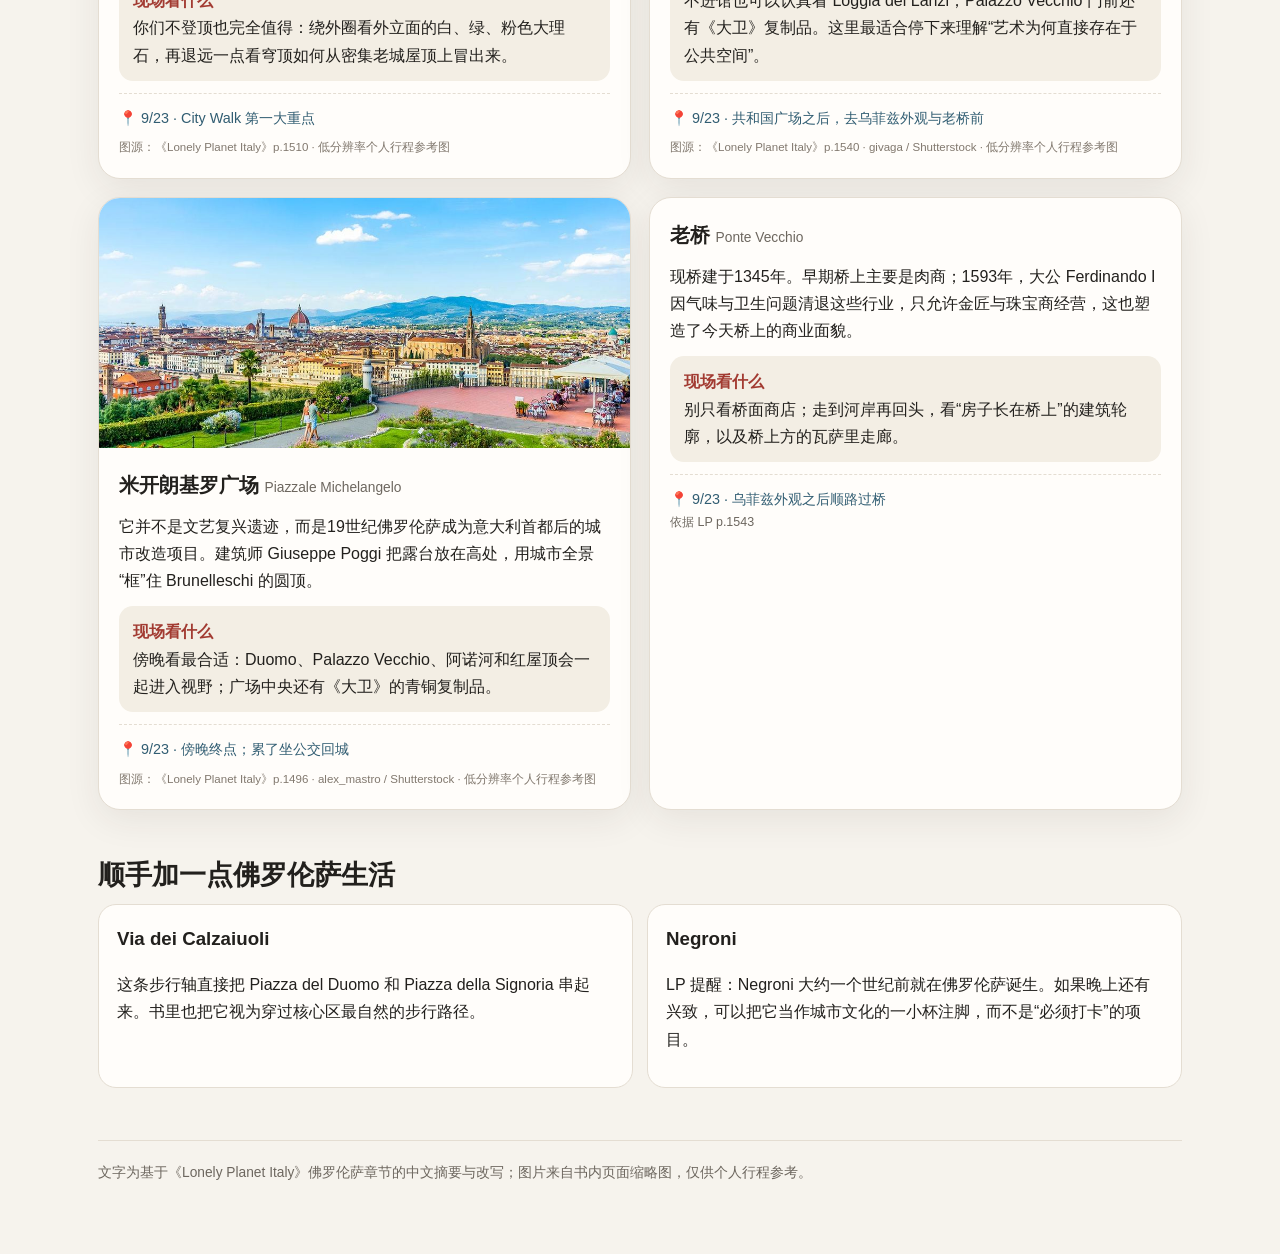
<file: cities/florence.html>
<!doctype html><html lang="zh-CN"><head><meta charset="utf-8"><meta name="viewport" content="width=device-width,initial-scale=1"><title>佛罗伦萨 · 历史人文与景点</title><link rel="stylesheet" href="../assets/site.css"></head><body><div class="topbar"><div class="topinner"><a class="brand" href="../index.html">🇮🇹 Italy Trip</a><a class="nav" href="../itinerary.html">行程</a><a class="nav" href="../cities/rome.html">罗马</a><a class="nav" href="../cities/florence.html">佛罗伦萨</a><a class="nav" href="../cities/pisa.html">比萨</a><a class="nav" href="../cities/venice.html">威尼斯</a><a class="nav" href="../cities/milan.html">米兰</a></div></div><main class="shell"><section class="hero"><img src="../assets/lp/florence_hero.jpg" alt="佛罗伦萨"><div class="hero-copy"><div class="eyebrow">历史 · 人文 · 现场看点</div><h1>佛罗伦萨</h1><p>Firenze · 文艺复兴及其之后</p><p>这里最适合你们的看法不是“刷美术馆”，而是把老城当成一座露天博物馆：文艺复兴的建筑、广场、雕塑与商业街都在步行距离内。</p><span class="source-badge">基于 Lonely Planet Italy 整理 · p.1490</span></div></section><div class="pillrow"><a class="pill" href="#history">城市历史</a><a class="pill" href="#sights">景点</a><a class="pill" href="../itinerary.html#florence">返回佛罗伦萨行程</a></div><section class="section" id="history"><h2>为什么佛罗伦萨会像一座“博物馆城市”</h2><div class="story"><div class="story-card"><p>14世纪末以后，古典艺术与哲学重新受到统治阶层重视，顶尖画家、雕塑家和建筑师被吸引到佛罗伦萨；人文主义由此推动文艺复兴，并影响欧洲。到了启蒙时代，原本属于精英宫殿的艺术逐渐向公众开放，乌菲兹在1769年已经对公众开放。</p><p>因此佛罗伦萨最重要的体验并不只发生在馆里：Piazza del Duomo 到 Piazza della Signoria 之间，本身就是浓缩的建筑与政治史。</p><div class="bookref">依据 LP p.1489–1492、p.1502</div></div><div class="story-card"><h3>这次 City Walk 的阅读方式</h3><ul class="timeline"><li><b>宗教与建筑</b><br><small>Duomo 和洗礼堂代表城市对宗教与工程野心的投入。</small></li><li><b>共和政治与城市雕塑</b><br><small>Piazza della Signoria、Palazzo Vecchio、Loggia dei Lanzi。</small></li><li><b>商业与手工艺</b><br><small>Ponte Vecchio 从肉商桥变成珠宝商桥。</small></li><li><b>19世纪“新首都”</b><br><small>Piazzale Michelangelo 是佛罗伦萨成为意大利首都时期城市改造的一部分。</small></li></ul></div></div></section><section class="section" id="sights"><h2>这次会经过的景点</h2><div class="attractions"><article class="attraction"><img loading="lazy" src="../assets/lp/florence_duomo.jpg" alt="圣母百花大教堂"><div class="attraction-body"><h3>圣母百花大教堂 <span class="orig">Cattedrale di Santa Maria del Fiore / Duomo</span></h3><p>大教堂工程始于1296年，佛罗伦萨人为看到这座城市地标完成等待了一个多世纪。红色圆顶与彩色大理石外观后来成为佛罗伦萨最强烈的视觉标识。</p><div class="look"><b>现场看什么</b><br>你们不登顶也完全值得：绕外圈看外立面的白、绿、粉色大理石，再退远一点看穹顶如何从密集老城屋顶上冒出来。</div><div class="route-note">📍 9/23 · City Walk 第一大重点</div><div class="credit">图源：《Lonely Planet Italy》p.1510 · 低分辨率个人行程参考图</div></div></article><article class="attraction"><img loading="lazy" src="../assets/lp/florence_signoria.jpg" alt="领主广场"><div class="attraction-body"><h3>领主广场 <span class="orig">Piazza della Signoria</span></h3><p>这里长期是佛罗伦萨政治生活的中心。广场一侧的 Loggia dei Lanzi 今天仍像真正的露天美术馆，免费摆放罗马与文艺复兴雕塑。</p><div class="look"><b>现场看什么</b><br>不进馆也可以认真看 Loggia dei Lanzi；Palazzo Vecchio 门前还有《大卫》复制品。这里最适合停下来理解“艺术为何直接存在于公共空间”。</div><div class="route-note">📍 9/23 · 共和国广场之后，去乌菲兹外观与老桥前</div><div class="credit">图源：《Lonely Planet Italy》p.1540 · givaga / Shutterstock · 低分辨率个人行程参考图</div></div></article><article class="attraction"><img loading="lazy" src="../assets/lp/florence_michelangelo.jpg" alt="米开朗基罗广场"><div class="attraction-body"><h3>米开朗基罗广场 <span class="orig">Piazzale Michelangelo</span></h3><p>它并不是文艺复兴遗迹，而是19世纪佛罗伦萨成为意大利首都后的城市改造项目。建筑师 Giuseppe Poggi 把露台放在高处，用城市全景“框”住 Brunelleschi 的圆顶。</p><div class="look"><b>现场看什么</b><br>傍晚看最合适：Duomo、Palazzo Vecchio、阿诺河和红屋顶会一起进入视野；广场中央还有《大卫》的青铜复制品。</div><div class="route-note">📍 9/23 · 傍晚终点；累了坐公交回城</div><div class="credit">图源：《Lonely Planet Italy》p.1496 · alex_mastro / Shutterstock · 低分辨率个人行程参考图</div></div></article><article class="attraction"><div class="attraction-body"><h3>老桥 <span class="orig">Ponte Vecchio</span></h3><p>现桥建于1345年。早期桥上主要是肉商；1593年，大公 Ferdinando I 因气味与卫生问题清退这些行业，只允许金匠与珠宝商经营，这也塑造了今天桥上的商业面貌。</p><div class="look"><b>现场看什么</b><br>别只看桥面商店；走到河岸再回头，看“房子长在桥上”的建筑轮廓，以及桥上方的瓦萨里走廊。</div><div class="route-note">📍 9/23 · 乌菲兹外观之后顺路过桥</div><div class="bookref">依据 LP p.1543</div></div></article></div></section><section class="section"><h2>顺手加一点佛罗伦萨生活</h2><div class="mini-grid"><div class="mini"><h3>Via dei Calzaiuoli</h3><p>这条步行轴直接把 Piazza del Duomo 和 Piazza della Signoria 串起来。书里也把它视为穿过核心区最自然的步行路径。</p></div><div class="mini"><h3>Negroni</h3><p>LP 提醒：Negroni 大约一个世纪前就在佛罗伦萨诞生。如果晚上还有兴致，可以把它当作城市文化的一小杯注脚，而不是“必须打卡”的项目。</p></div></div></section><footer class="footer">文字为基于《Lonely Planet Italy》佛罗伦萨章节的中文摘要与改写；图片来自书内页面缩略图，仅供个人行程参考。</footer></main></body></html>
</file>
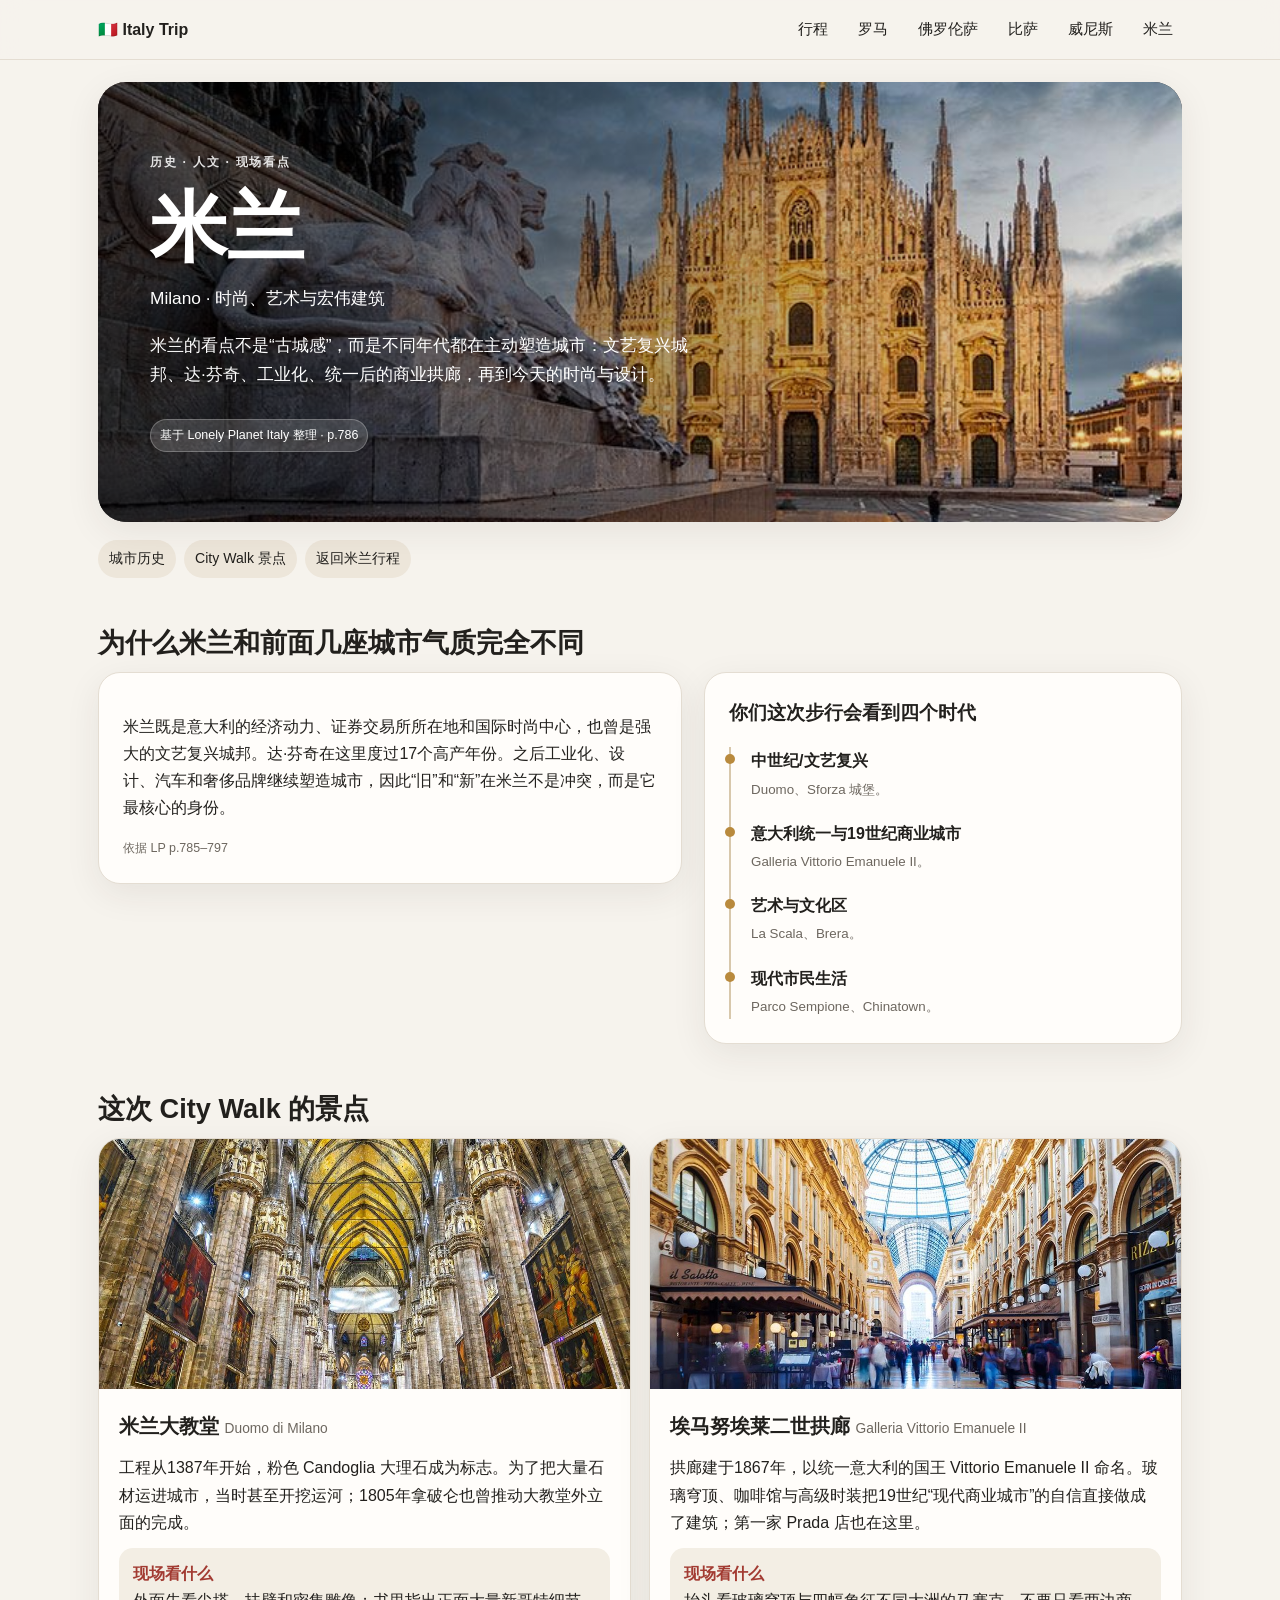
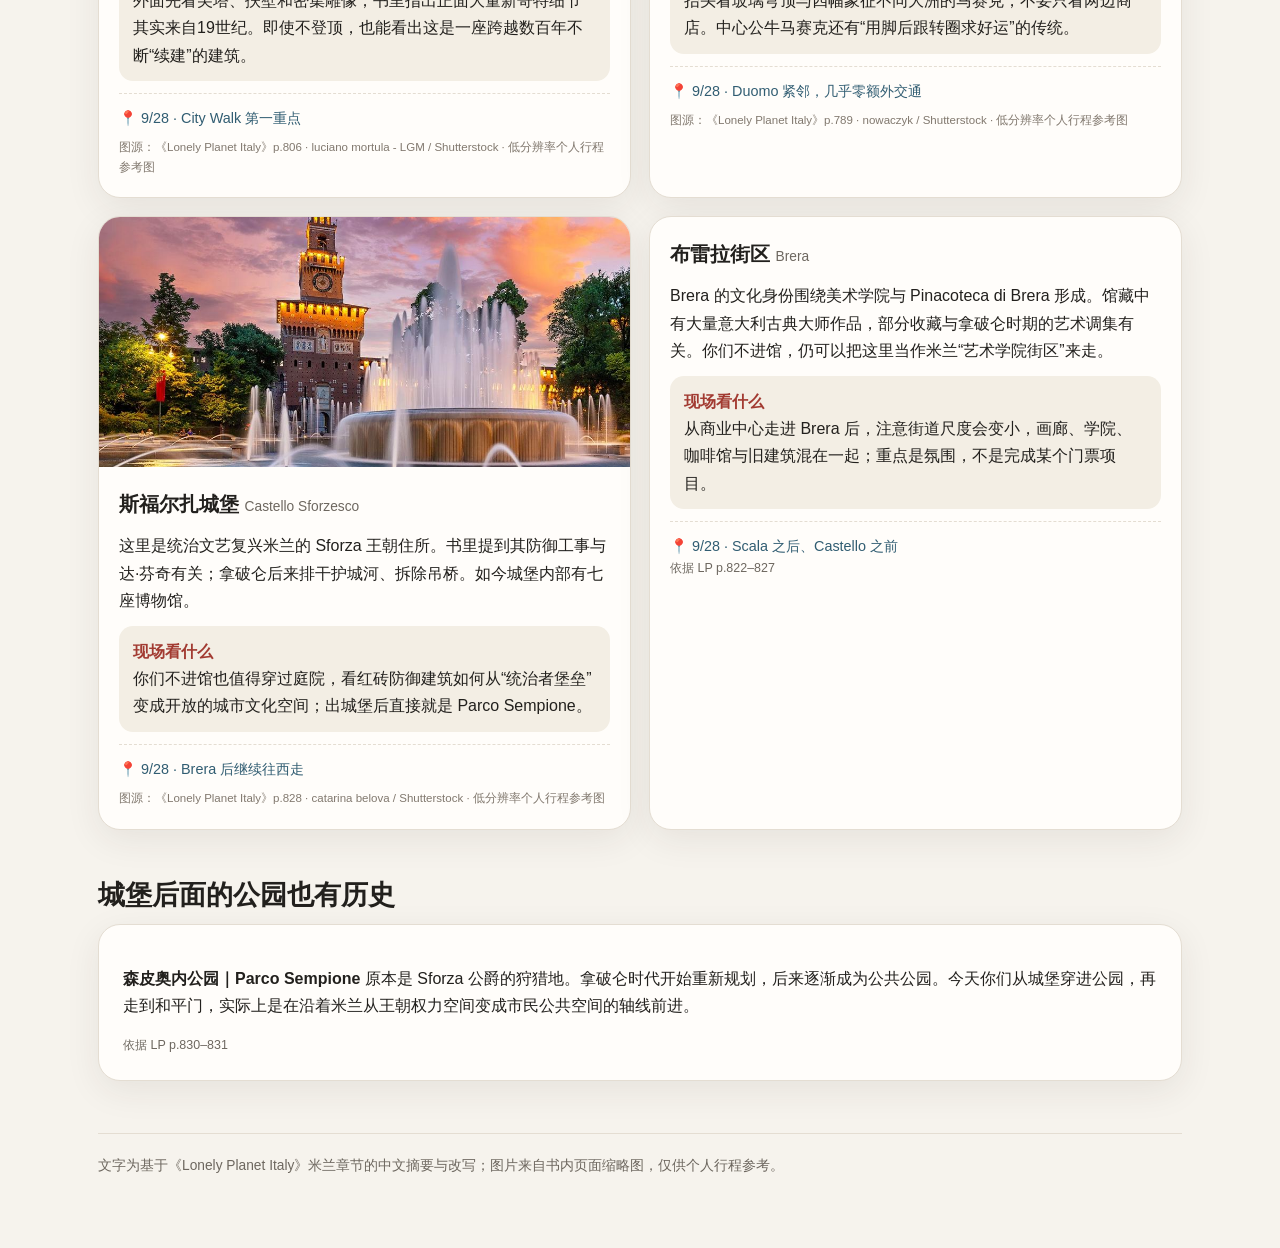
<file: cities/milan.html>
<!doctype html><html lang="zh-CN"><head><meta charset="utf-8"><meta name="viewport" content="width=device-width,initial-scale=1"><title>米兰 · 历史人文与景点</title><link rel="stylesheet" href="../assets/site.css"></head><body><div class="topbar"><div class="topinner"><a class="brand" href="../index.html">🇮🇹 Italy Trip</a><a class="nav" href="../itinerary.html">行程</a><a class="nav" href="../cities/rome.html">罗马</a><a class="nav" href="../cities/florence.html">佛罗伦萨</a><a class="nav" href="../cities/pisa.html">比萨</a><a class="nav" href="../cities/venice.html">威尼斯</a><a class="nav" href="../cities/milan.html">米兰</a></div></div><main class="shell"><section class="hero"><img src="../assets/lp/milan_duomo.jpg" alt="米兰"><div class="hero-copy"><div class="eyebrow">历史 · 人文 · 现场看点</div><h1>米兰</h1><p>Milano · 时尚、艺术与宏伟建筑</p><p>米兰的看点不是“古城感”，而是不同年代都在主动塑造城市：文艺复兴城邦、达·芬奇、工业化、统一后的商业拱廊，再到今天的时尚与设计。</p><span class="source-badge">基于 Lonely Planet Italy 整理 · p.786</span></div></section><div class="pillrow"><a class="pill" href="#history">城市历史</a><a class="pill" href="#sights">City Walk 景点</a><a class="pill" href="../itinerary.html#milan">返回米兰行程</a></div><section class="section" id="history"><h2>为什么米兰和前面几座城市气质完全不同</h2><div class="story"><div class="story-card"><p>米兰既是意大利的经济动力、证券交易所所在地和国际时尚中心，也曾是强大的文艺复兴城邦。达·芬奇在这里度过17个高产年份。之后工业化、设计、汽车和奢侈品牌继续塑造城市，因此“旧”和“新”在米兰不是冲突，而是它最核心的身份。</p><div class="bookref">依据 LP p.785–797</div></div><div class="story-card"><h3>你们这次步行会看到四个时代</h3><ul class="timeline"><li><b>中世纪/文艺复兴</b><br><small>Duomo、Sforza 城堡。</small></li><li><b>意大利统一与19世纪商业城市</b><br><small>Galleria Vittorio Emanuele II。</small></li><li><b>艺术与文化区</b><br><small>La Scala、Brera。</small></li><li><b>现代市民生活</b><br><small>Parco Sempione、Chinatown。</small></li></ul></div></div></section><section class="section" id="sights"><h2>这次 City Walk 的景点</h2><div class="attractions"><article class="attraction"><img loading="lazy" src="../assets/lp/milan_duomo_inside.jpg" alt="米兰大教堂"><div class="attraction-body"><h3>米兰大教堂 <span class="orig">Duomo di Milano</span></h3><p>工程从1387年开始，粉色 Candoglia 大理石成为标志。为了把大量石材运进城市，当时甚至开挖运河；1805年拿破仑也曾推动大教堂外立面的完成。</p><div class="look"><b>现场看什么</b><br>外面先看尖塔、扶壁和密集雕像；书里指出正面大量新哥特细节其实来自19世纪。即使不登顶，也能看出这是一座跨越数百年不断“续建”的建筑。</div><div class="route-note">📍 9/28 · City Walk 第一重点</div><div class="credit">图源：《Lonely Planet Italy》p.806 · luciano mortula - LGM / Shutterstock · 低分辨率个人行程参考图</div></div></article><article class="attraction"><img loading="lazy" src="../assets/lp/milan_galleria.jpg" alt="埃马努埃莱二世拱廊"><div class="attraction-body"><h3>埃马努埃莱二世拱廊 <span class="orig">Galleria Vittorio Emanuele II</span></h3><p>拱廊建于1867年，以统一意大利的国王 Vittorio Emanuele II 命名。玻璃穹顶、咖啡馆与高级时装把19世纪“现代商业城市”的自信直接做成了建筑；第一家 Prada 店也在这里。</p><div class="look"><b>现场看什么</b><br>抬头看玻璃穹顶与四幅象征不同大洲的马赛克，不要只看两边商店。中心公牛马赛克还有“用脚后跟转圈求好运”的传统。</div><div class="route-note">📍 9/28 · Duomo 紧邻，几乎零额外交通</div><div class="credit">图源：《Lonely Planet Italy》p.789 · nowaczyk / Shutterstock · 低分辨率个人行程参考图</div></div></article><article class="attraction"><img loading="lazy" src="../assets/lp/milan_castello.jpg" alt="斯福尔扎城堡"><div class="attraction-body"><h3>斯福尔扎城堡 <span class="orig">Castello Sforzesco</span></h3><p>这里是统治文艺复兴米兰的 Sforza 王朝住所。书里提到其防御工事与达·芬奇有关；拿破仑后来排干护城河、拆除吊桥。如今城堡内部有七座博物馆。</p><div class="look"><b>现场看什么</b><br>你们不进馆也值得穿过庭院，看红砖防御建筑如何从“统治者堡垒”变成开放的城市文化空间；出城堡后直接就是 Parco Sempione。</div><div class="route-note">📍 9/28 · Brera 后继续往西走</div><div class="credit">图源：《Lonely Planet Italy》p.828 · catarina belova / Shutterstock · 低分辨率个人行程参考图</div></div></article><article class="attraction"><div class="attraction-body"><h3>布雷拉街区 <span class="orig">Brera</span></h3><p>Brera 的文化身份围绕美术学院与 Pinacoteca di Brera 形成。馆藏中有大量意大利古典大师作品，部分收藏与拿破仑时期的艺术调集有关。你们不进馆，仍可以把这里当作米兰“艺术学院街区”来走。</p><div class="look"><b>现场看什么</b><br>从商业中心走进 Brera 后，注意街道尺度会变小，画廊、学院、咖啡馆与旧建筑混在一起；重点是氛围，不是完成某个门票项目。</div><div class="route-note">📍 9/28 · Scala 之后、Castello 之前</div><div class="bookref">依据 LP p.822–827</div></div></article></div></section><section class="section"><h2>城堡后面的公园也有历史</h2><div class="story-card"><p><b>森皮奥内公园｜Parco Sempione</b> 原本是 Sforza 公爵的狩猎地。拿破仑时代开始重新规划，后来逐渐成为公共公园。今天你们从城堡穿进公园，再走到和平门，实际上是在沿着米兰从王朝权力空间变成市民公共空间的轴线前进。</p><div class="bookref">依据 LP p.830–831</div></div></section><footer class="footer">文字为基于《Lonely Planet Italy》米兰章节的中文摘要与改写；图片来自书内页面缩略图，仅供个人行程参考。</footer></main></body></html>
</file>
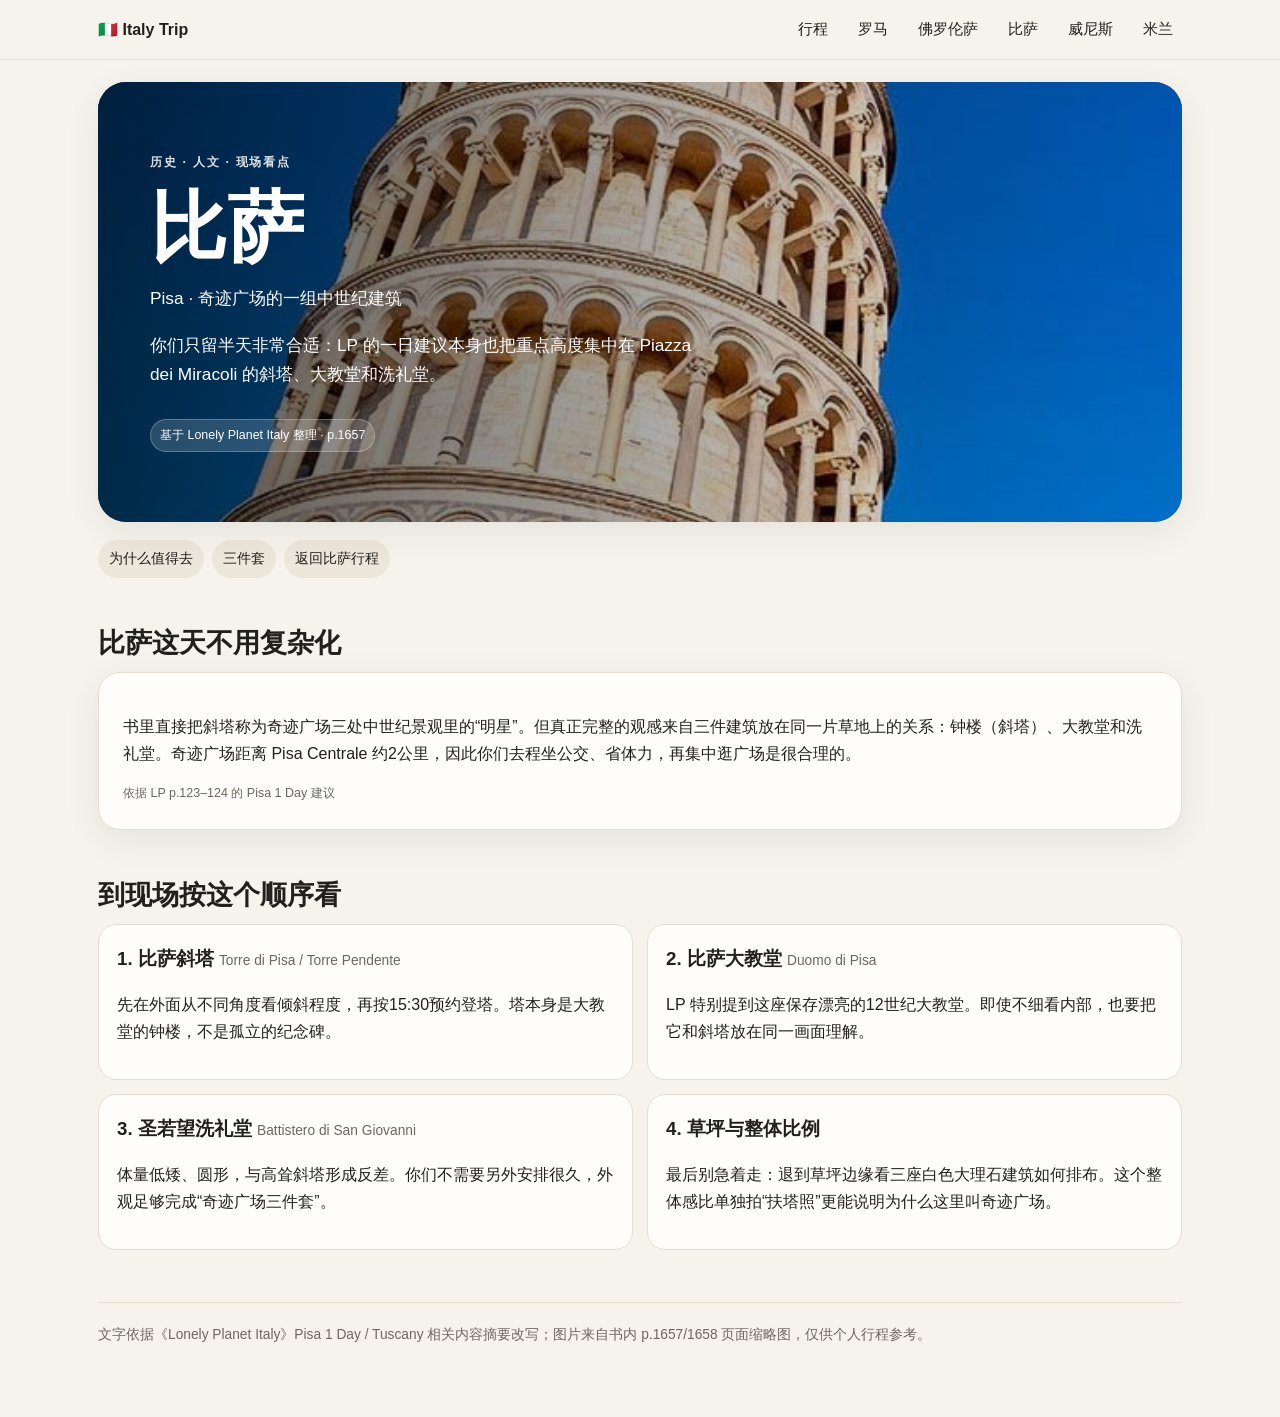
<file: cities/pisa.html>
<!doctype html><html lang="zh-CN"><head><meta charset="utf-8"><meta name="viewport" content="width=device-width,initial-scale=1"><title>比萨 · 历史人文与景点</title><link rel="stylesheet" href="../assets/site.css"></head><body><div class="topbar"><div class="topinner"><a class="brand" href="../index.html">🇮🇹 Italy Trip</a><a class="nav" href="../itinerary.html">行程</a><a class="nav" href="../cities/rome.html">罗马</a><a class="nav" href="../cities/florence.html">佛罗伦萨</a><a class="nav" href="../cities/pisa.html">比萨</a><a class="nav" href="../cities/venice.html">威尼斯</a><a class="nav" href="../cities/milan.html">米兰</a></div></div><main class="shell"><section class="hero"><img src="../assets/lp/pisa_tower.jpg" alt="比萨"><div class="hero-copy"><div class="eyebrow">历史 · 人文 · 现场看点</div><h1>比萨</h1><p>Pisa · 奇迹广场的一组中世纪建筑</p><p>你们只留半天非常合适：LP 的一日建议本身也把重点高度集中在 Piazza dei Miracoli 的斜塔、大教堂和洗礼堂。</p><span class="source-badge">基于 Lonely Planet Italy 整理 · p.1657</span></div></section><div class="pillrow"><a class="pill" href="#history">为什么值得去</a><a class="pill" href="#sights">三件套</a><a class="pill" href="../itinerary.html#pisa">返回比萨行程</a></div><section class="section" id="history"><h2>比萨这天不用复杂化</h2><div class="story-card"><p>书里直接把斜塔称为奇迹广场三处中世纪景观里的“明星”。但真正完整的观感来自三件建筑放在同一片草地上的关系：钟楼（斜塔）、大教堂和洗礼堂。奇迹广场距离 Pisa Centrale 约2公里，因此你们去程坐公交、省体力，再集中逛广场是很合理的。</p><div class="bookref">依据 LP p.123–124 的 Pisa 1 Day 建议</div></div></section><section class="section" id="sights"><h2>到现场按这个顺序看</h2><div class="mini-grid"><div class="mini"><h3>1. 比萨斜塔 <span class="orig">Torre di Pisa / Torre Pendente</span></h3><p>先在外面从不同角度看倾斜程度，再按15:30预约登塔。塔本身是大教堂的钟楼，不是孤立的纪念碑。</p></div><div class="mini"><h3>2. 比萨大教堂 <span class="orig">Duomo di Pisa</span></h3><p>LP 特别提到这座保存漂亮的12世纪大教堂。即使不细看内部，也要把它和斜塔放在同一画面理解。</p></div><div class="mini"><h3>3. 圣若望洗礼堂 <span class="orig">Battistero di San Giovanni</span></h3><p>体量低矮、圆形，与高耸斜塔形成反差。你们不需要另外安排很久，外观足够完成“奇迹广场三件套”。</p></div><div class="mini"><h3>4. 草坪与整体比例</h3><p>最后别急着走：退到草坪边缘看三座白色大理石建筑如何排布。这个整体感比单独拍“扶塔照”更能说明为什么这里叫奇迹广场。</p></div></div></section><footer class="footer">文字依据《Lonely Planet Italy》Pisa 1 Day / Tuscany 相关内容摘要改写；图片来自书内 p.1657/1658 页面缩略图，仅供个人行程参考。</footer></main></body></html>
</file>
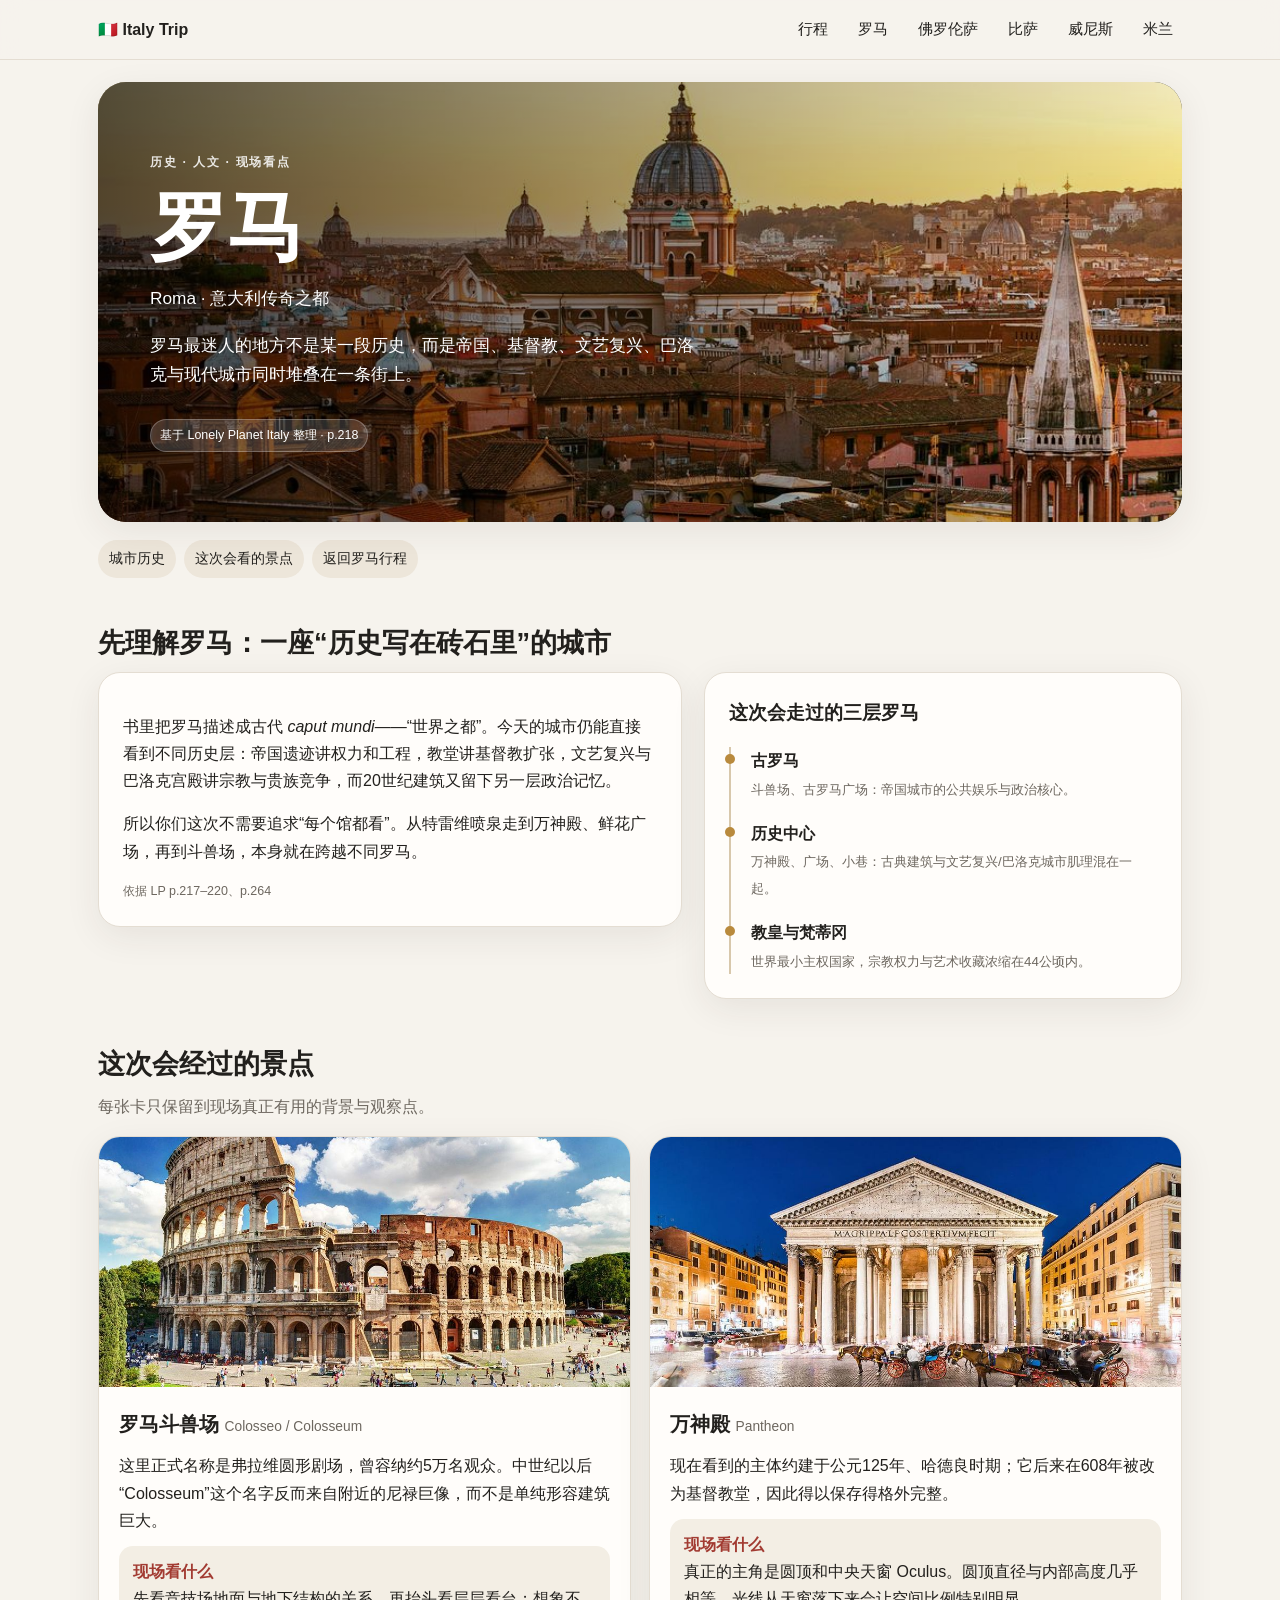
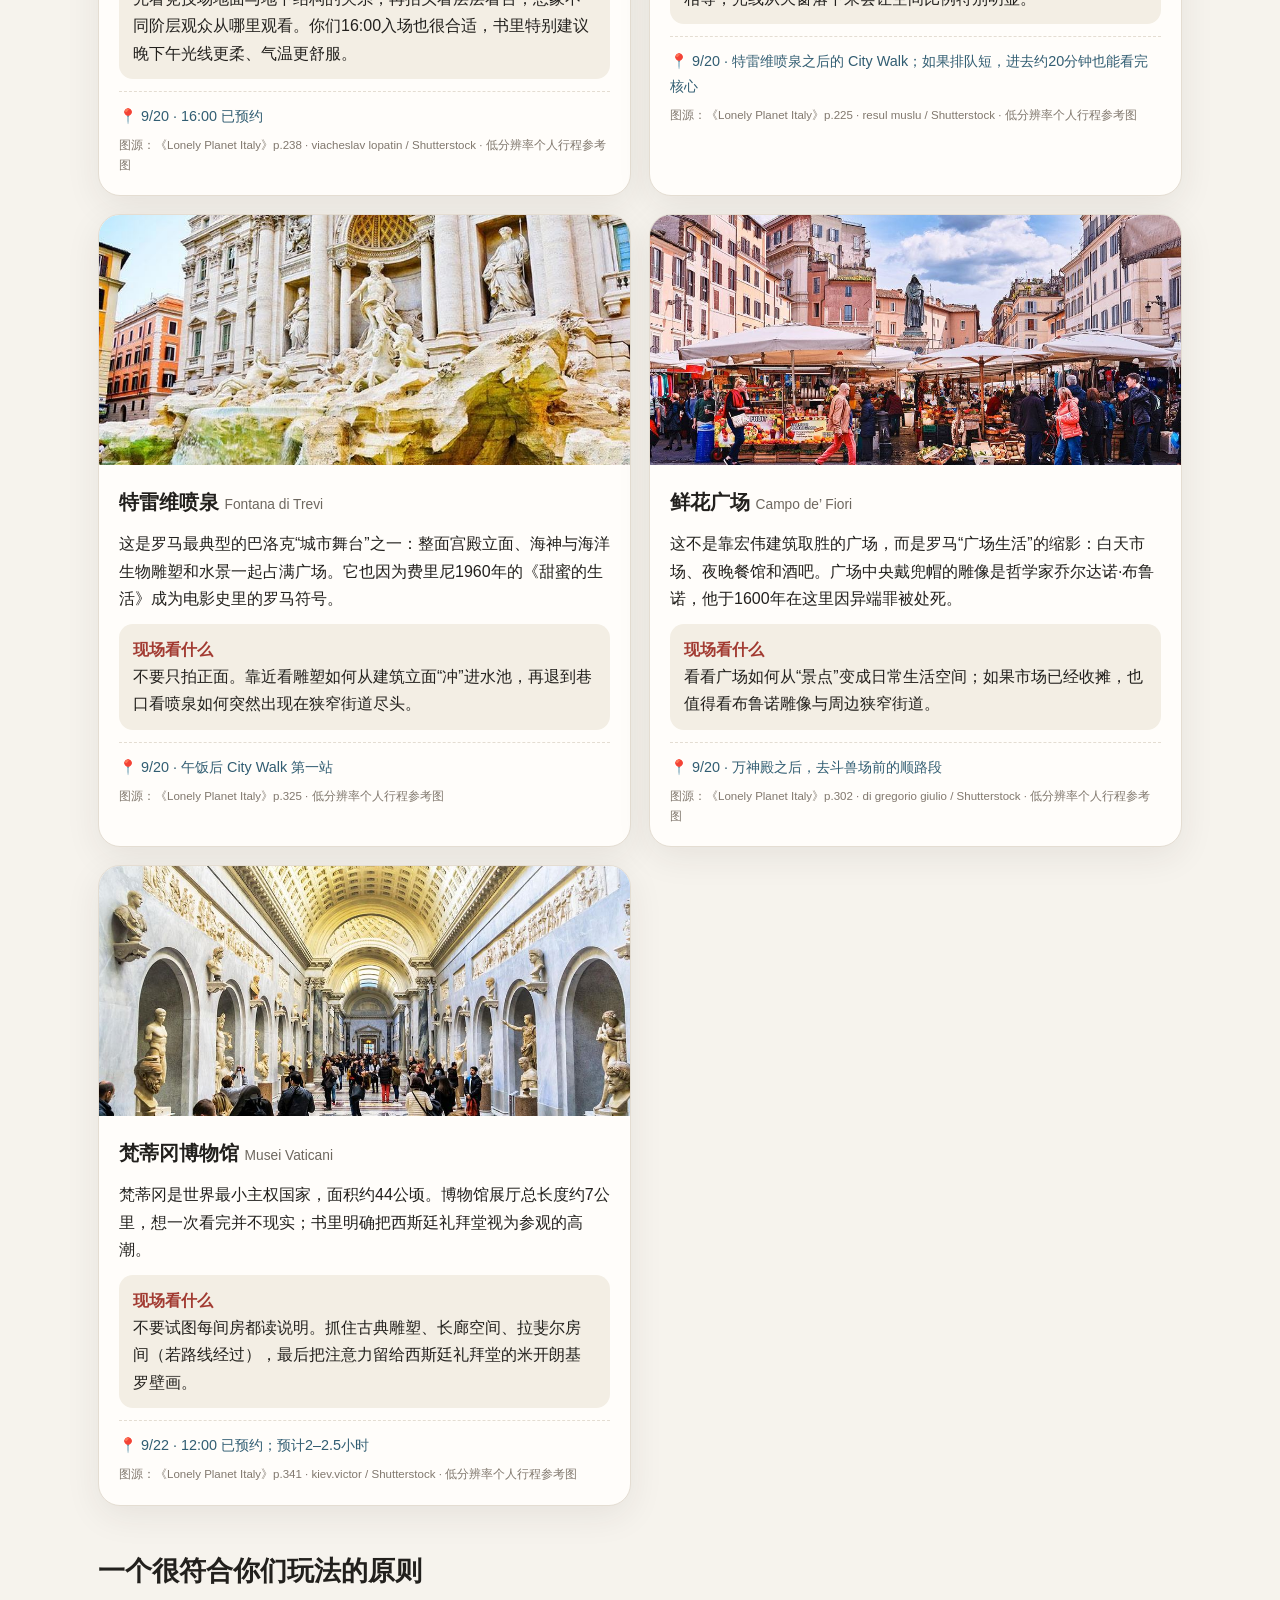
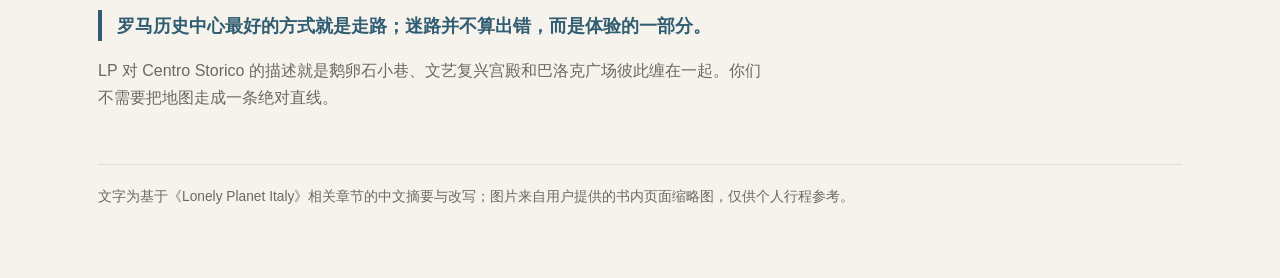
<file: cities/rome.html>
<!doctype html><html lang="zh-CN"><head><meta charset="utf-8"><meta name="viewport" content="width=device-width,initial-scale=1"><title>罗马 · 历史人文与景点</title><link rel="stylesheet" href="../assets/site.css"></head><body><div class="topbar"><div class="topinner"><a class="brand" href="../index.html">🇮🇹 Italy Trip</a><a class="nav" href="../itinerary.html">行程</a><a class="nav" href="../cities/rome.html">罗马</a><a class="nav" href="../cities/florence.html">佛罗伦萨</a><a class="nav" href="../cities/pisa.html">比萨</a><a class="nav" href="../cities/venice.html">威尼斯</a><a class="nav" href="../cities/milan.html">米兰</a></div></div><main class="shell"><section class="hero"><img src="../assets/lp/rome_hero.jpg" alt="罗马"><div class="hero-copy"><div class="eyebrow">历史 · 人文 · 现场看点</div><h1>罗马</h1><p>Roma · 意大利传奇之都</p><p>罗马最迷人的地方不是某一段历史，而是帝国、基督教、文艺复兴、巴洛克与现代城市同时堆叠在一条街上。</p><span class="source-badge">基于 Lonely Planet Italy 整理 · p.218</span></div></section><div class="pillrow"><a class="pill" href="#history">城市历史</a><a class="pill" href="#sights">这次会看的景点</a><a class="pill" href="../itinerary.html#rome">返回罗马行程</a></div>
<section class="section" id="history"><h2>先理解罗马：一座“历史写在砖石里”的城市</h2><div class="story"><div class="story-card"><p>书里把罗马描述成古代 <em>caput mundi</em>——“世界之都”。今天的城市仍能直接看到不同历史层：帝国遗迹讲权力和工程，教堂讲基督教扩张，文艺复兴与巴洛克宫殿讲宗教与贵族竞争，而20世纪建筑又留下另一层政治记忆。</p><p>所以你们这次不需要追求“每个馆都看”。从特雷维喷泉走到万神殿、鲜花广场，再到斗兽场，本身就在跨越不同罗马。</p><div class="bookref">依据 LP p.217–220、p.264</div></div><div class="story-card"><h3>这次会走过的三层罗马</h3><ul class="timeline"><li><b>古罗马</b><br><small>斗兽场、古罗马广场：帝国城市的公共娱乐与政治核心。</small></li><li><b>历史中心</b><br><small>万神殿、广场、小巷：古典建筑与文艺复兴/巴洛克城市肌理混在一起。</small></li><li><b>教皇与梵蒂冈</b><br><small>世界最小主权国家，宗教权力与艺术收藏浓缩在44公顷内。</small></li></ul></div></div></section>
<section class="section" id="sights"><h2>这次会经过的景点</h2><p class="lead">每张卡只保留到现场真正有用的背景与观察点。</p><div class="attractions"><article class="attraction"><img loading="lazy" src="../assets/lp/rome_colosseum.jpg" alt="罗马斗兽场"><div class="attraction-body"><h3>罗马斗兽场 <span class="orig">Colosseo / Colosseum</span></h3><p>这里正式名称是弗拉维圆形剧场，曾容纳约5万名观众。中世纪以后“Colosseum”这个名字反而来自附近的尼禄巨像，而不是单纯形容建筑巨大。</p><div class="look"><b>现场看什么</b><br>先看竞技场地面与地下结构的关系，再抬头看层层看台；想象不同阶层观众从哪里观看。你们16:00入场也很合适，书里特别建议晚下午光线更柔、气温更舒服。</div><div class="route-note">📍 9/20 · 16:00 已预约</div><div class="credit">图源：《Lonely Planet Italy》p.238 · viacheslav lopatin / Shutterstock · 低分辨率个人行程参考图</div></div></article><article class="attraction"><img loading="lazy" src="../assets/lp/rome_pantheon.jpg" alt="万神殿"><div class="attraction-body"><h3>万神殿 <span class="orig">Pantheon</span></h3><p>现在看到的主体约建于公元125年、哈德良时期；它后来在608年被改为基督教堂，因此得以保存得格外完整。</p><div class="look"><b>现场看什么</b><br>真正的主角是圆顶和中央天窗 Oculus。圆顶直径与内部高度几乎相等，光线从天窗落下来会让空间比例特别明显。</div><div class="route-note">📍 9/20 · 特雷维喷泉之后的 City Walk；如果排队短，进去约20分钟也能看完核心</div><div class="credit">图源：《Lonely Planet Italy》p.225 · resul muslu / Shutterstock · 低分辨率个人行程参考图</div></div></article><article class="attraction"><img loading="lazy" src="../assets/lp/rome_trevi.jpg" alt="特雷维喷泉"><div class="attraction-body"><h3>特雷维喷泉 <span class="orig">Fontana di Trevi</span></h3><p>这是罗马最典型的巴洛克“城市舞台”之一：整面宫殿立面、海神与海洋生物雕塑和水景一起占满广场。它也因为费里尼1960年的《甜蜜的生活》成为电影史里的罗马符号。</p><div class="look"><b>现场看什么</b><br>不要只拍正面。靠近看雕塑如何从建筑立面“冲”进水池，再退到巷口看喷泉如何突然出现在狭窄街道尽头。</div><div class="route-note">📍 9/20 · 午饭后 City Walk 第一站</div><div class="credit">图源：《Lonely Planet Italy》p.325 · 低分辨率个人行程参考图</div></div></article><article class="attraction"><img loading="lazy" src="../assets/lp/rome_campo.jpg" alt="鲜花广场"><div class="attraction-body"><h3>鲜花广场 <span class="orig">Campo de’ Fiori</span></h3><p>这不是靠宏伟建筑取胜的广场，而是罗马“广场生活”的缩影：白天市场、夜晚餐馆和酒吧。广场中央戴兜帽的雕像是哲学家乔尔达诺·布鲁诺，他于1600年在这里因异端罪被处死。</p><div class="look"><b>现场看什么</b><br>看看广场如何从“景点”变成日常生活空间；如果市场已经收摊，也值得看布鲁诺雕像与周边狭窄街道。</div><div class="route-note">📍 9/20 · 万神殿之后，去斗兽场前的顺路段</div><div class="credit">图源：《Lonely Planet Italy》p.302 · di gregorio giulio / Shutterstock · 低分辨率个人行程参考图</div></div></article><article class="attraction"><img loading="lazy" src="../assets/lp/rome_vatican.jpg" alt="梵蒂冈博物馆"><div class="attraction-body"><h3>梵蒂冈博物馆 <span class="orig">Musei Vaticani</span></h3><p>梵蒂冈是世界最小主权国家，面积约44公顷。博物馆展厅总长度约7公里，想一次看完并不现实；书里明确把西斯廷礼拜堂视为参观的高潮。</p><div class="look"><b>现场看什么</b><br>不要试图每间房都读说明。抓住古典雕塑、长廊空间、拉斐尔房间（若路线经过），最后把注意力留给西斯廷礼拜堂的米开朗基罗壁画。</div><div class="route-note">📍 9/22 · 12:00 已预约；预计2–2.5小时</div><div class="credit">图源：《Lonely Planet Italy》p.341 · kiev.victor / Shutterstock · 低分辨率个人行程参考图</div></div></article></div></section><section class="section"><h2>一个很符合你们玩法的原则</h2><div class="quote">罗马历史中心最好的方式就是走路；迷路并不算出错，而是体验的一部分。</div><p class="lead">LP 对 Centro Storico 的描述就是鹅卵石小巷、文艺复兴宫殿和巴洛克广场彼此缠在一起。你们不需要把地图走成一条绝对直线。</p></section><footer class="footer">文字为基于《Lonely Planet Italy》相关章节的中文摘要与改写；图片来自用户提供的书内页面缩略图，仅供个人行程参考。</footer></main></body></html>
</file>
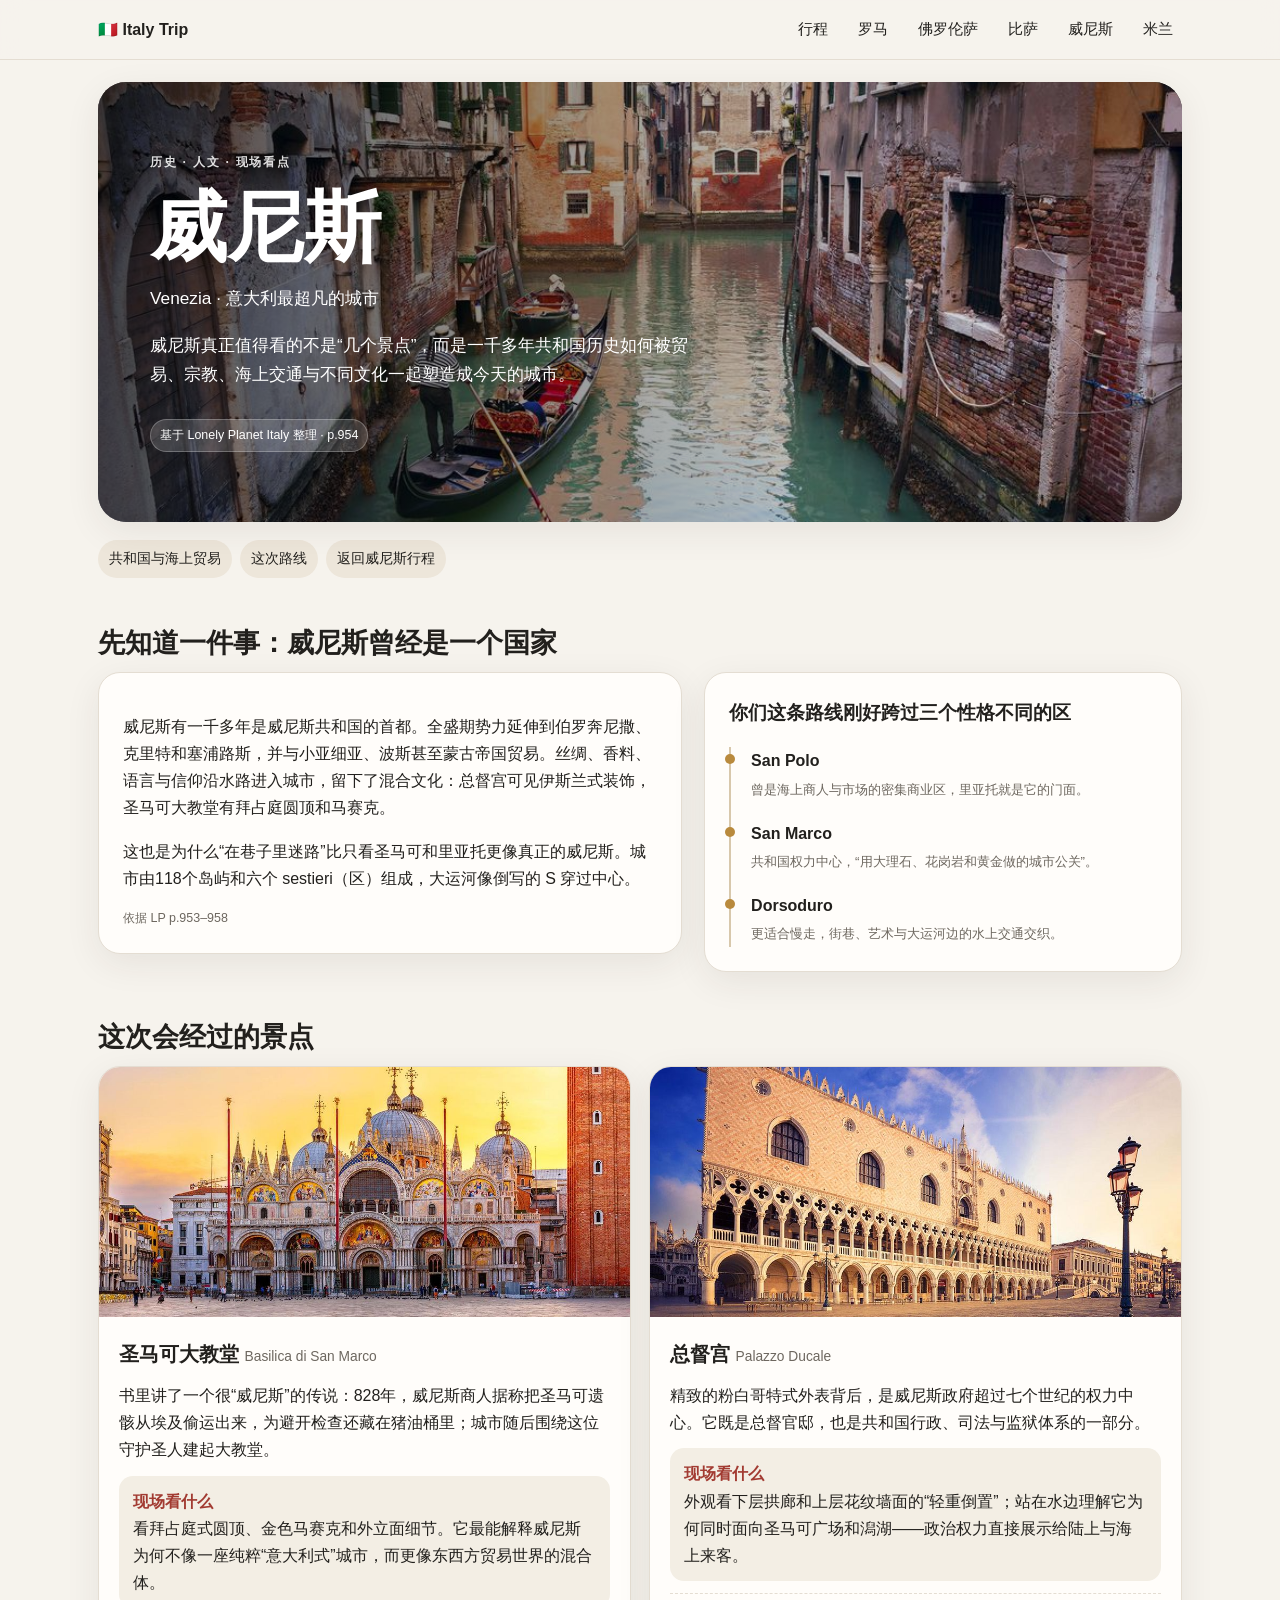
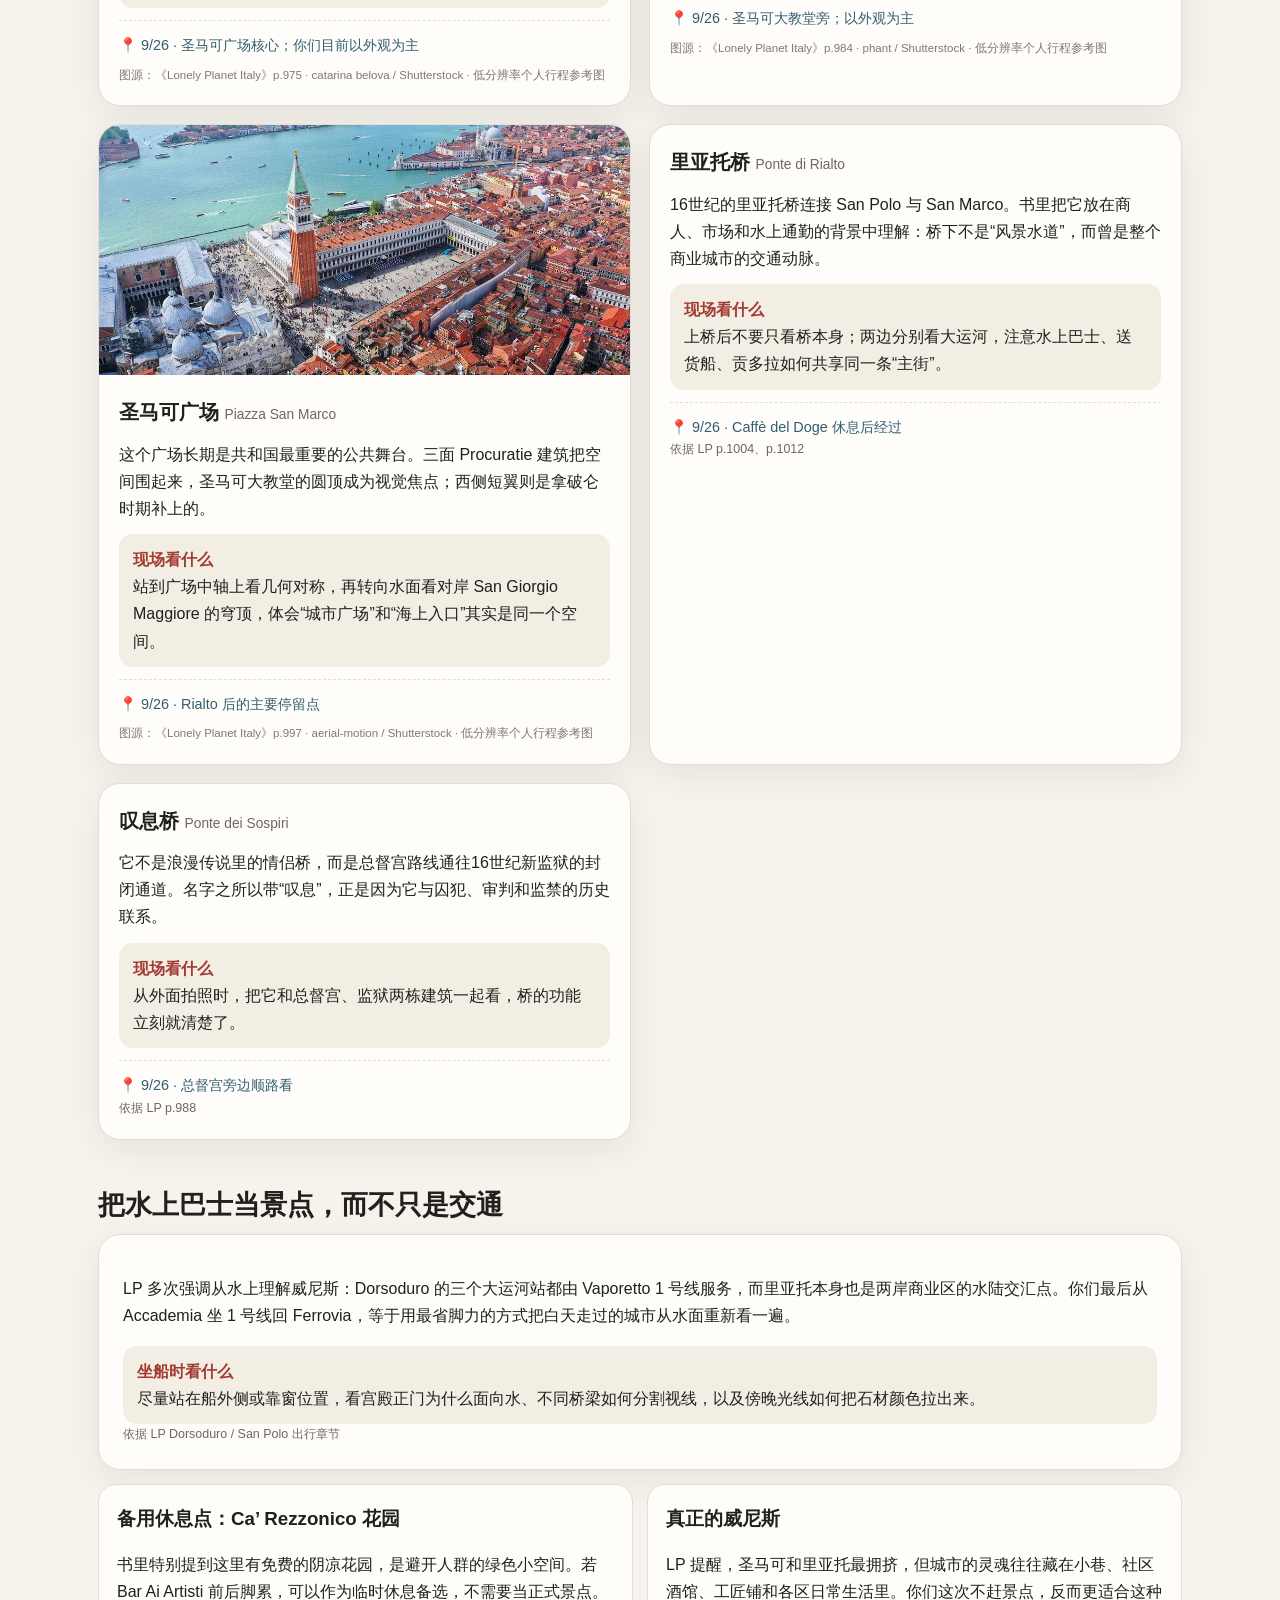
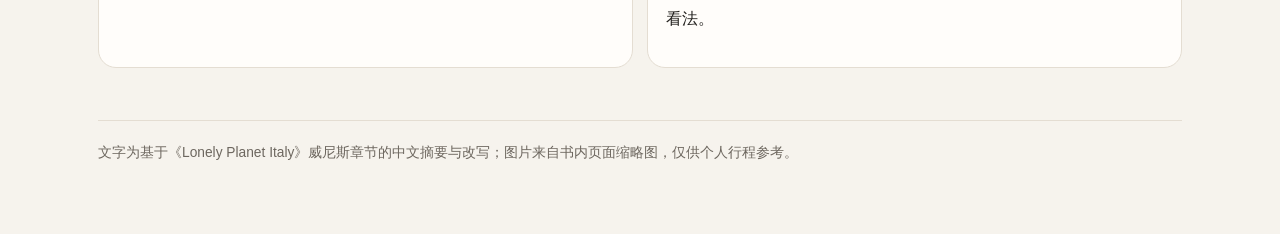
<file: cities/venice.html>
<!doctype html><html lang="zh-CN"><head><meta charset="utf-8"><meta name="viewport" content="width=device-width,initial-scale=1"><title>威尼斯 · 历史人文与景点</title><link rel="stylesheet" href="../assets/site.css"></head><body><div class="topbar"><div class="topinner"><a class="brand" href="../index.html">🇮🇹 Italy Trip</a><a class="nav" href="../itinerary.html">行程</a><a class="nav" href="../cities/rome.html">罗马</a><a class="nav" href="../cities/florence.html">佛罗伦萨</a><a class="nav" href="../cities/pisa.html">比萨</a><a class="nav" href="../cities/venice.html">威尼斯</a><a class="nav" href="../cities/milan.html">米兰</a></div></div><main class="shell"><section class="hero"><img src="../assets/lp/venice_hero.jpg" alt="威尼斯"><div class="hero-copy"><div class="eyebrow">历史 · 人文 · 现场看点</div><h1>威尼斯</h1><p>Venezia · 意大利最超凡的城市</p><p>威尼斯真正值得看的不是“几个景点”，而是一千多年共和国历史如何被贸易、宗教、海上交通与不同文化一起塑造成今天的城市。</p><span class="source-badge">基于 Lonely Planet Italy 整理 · p.954</span></div></section><div class="pillrow"><a class="pill" href="#history">共和国与海上贸易</a><a class="pill" href="#sights">这次路线</a><a class="pill" href="../itinerary.html#venice">返回威尼斯行程</a></div><section class="section" id="history"><h2>先知道一件事：威尼斯曾经是一个国家</h2><div class="story"><div class="story-card"><p>威尼斯有一千多年是威尼斯共和国的首都。全盛期势力延伸到伯罗奔尼撒、克里特和塞浦路斯，并与小亚细亚、波斯甚至蒙古帝国贸易。丝绸、香料、语言与信仰沿水路进入城市，留下了混合文化：总督宫可见伊斯兰式装饰，圣马可大教堂有拜占庭圆顶和马赛克。</p><p>这也是为什么“在巷子里迷路”比只看圣马可和里亚托更像真正的威尼斯。城市由118个岛屿和六个 sestieri（区）组成，大运河像倒写的 S 穿过中心。</p><div class="bookref">依据 LP p.953–958</div></div><div class="story-card"><h3>你们这条路线刚好跨过三个性格不同的区</h3><ul class="timeline"><li><b>San Polo</b><br><small>曾是海上商人与市场的密集商业区，里亚托就是它的门面。</small></li><li><b>San Marco</b><br><small>共和国权力中心，“用大理石、花岗岩和黄金做的城市公关”。</small></li><li><b>Dorsoduro</b><br><small>更适合慢走，街巷、艺术与大运河边的水上交通交织。</small></li></ul></div></div></section><section class="section" id="sights"><h2>这次会经过的景点</h2><div class="attractions"><article class="attraction"><img loading="lazy" src="../assets/lp/venice_basilica.jpg" alt="圣马可大教堂"><div class="attraction-body"><h3>圣马可大教堂 <span class="orig">Basilica di San Marco</span></h3><p>书里讲了一个很“威尼斯”的传说：828年，威尼斯商人据称把圣马可遗骸从埃及偷运出来，为避开检查还藏在猪油桶里；城市随后围绕这位守护圣人建起大教堂。</p><div class="look"><b>现场看什么</b><br>看拜占庭式圆顶、金色马赛克和外立面细节。它最能解释威尼斯为何不像一座纯粹“意大利式”城市，而更像东西方贸易世界的混合体。</div><div class="route-note">📍 9/26 · 圣马可广场核心；你们目前以外观为主</div><div class="credit">图源：《Lonely Planet Italy》p.975 · catarina belova / Shutterstock · 低分辨率个人行程参考图</div></div></article><article class="attraction"><img loading="lazy" src="../assets/lp/venice_doge.jpg" alt="总督宫"><div class="attraction-body"><h3>总督宫 <span class="orig">Palazzo Ducale</span></h3><p>精致的粉白哥特式外表背后，是威尼斯政府超过七个世纪的权力中心。它既是总督官邸，也是共和国行政、司法与监狱体系的一部分。</p><div class="look"><b>现场看什么</b><br>外观看下层拱廊和上层花纹墙面的“轻重倒置”；站在水边理解它为何同时面向圣马可广场和潟湖——政治权力直接展示给陆上与海上来客。</div><div class="route-note">📍 9/26 · 圣马可大教堂旁；以外观为主</div><div class="credit">图源：《Lonely Planet Italy》p.984 · phant / Shutterstock · 低分辨率个人行程参考图</div></div></article><article class="attraction"><img loading="lazy" src="../assets/lp/venice_piazza.jpg" alt="圣马可广场"><div class="attraction-body"><h3>圣马可广场 <span class="orig">Piazza San Marco</span></h3><p>这个广场长期是共和国最重要的公共舞台。三面 Procuratie 建筑把空间围起来，圣马可大教堂的圆顶成为视觉焦点；西侧短翼则是拿破仑时期补上的。</p><div class="look"><b>现场看什么</b><br>站到广场中轴上看几何对称，再转向水面看对岸 San Giorgio Maggiore 的穹顶，体会“城市广场”和“海上入口”其实是同一个空间。</div><div class="route-note">📍 9/26 · Rialto 后的主要停留点</div><div class="credit">图源：《Lonely Planet Italy》p.997 · aerial-motion / Shutterstock · 低分辨率个人行程参考图</div></div></article><article class="attraction"><div class="attraction-body"><h3>里亚托桥 <span class="orig">Ponte di Rialto</span></h3><p>16世纪的里亚托桥连接 San Polo 与 San Marco。书里把它放在商人、市场和水上通勤的背景中理解：桥下不是“风景水道”，而曾是整个商业城市的交通动脉。</p><div class="look"><b>现场看什么</b><br>上桥后不要只看桥本身；两边分别看大运河，注意水上巴士、送货船、贡多拉如何共享同一条“主街”。</div><div class="route-note">📍 9/26 · Caffè del Doge 休息后经过</div><div class="bookref">依据 LP p.1004、p.1012</div></div></article><article class="attraction"><div class="attraction-body"><h3>叹息桥 <span class="orig">Ponte dei Sospiri</span></h3><p>它不是浪漫传说里的情侣桥，而是总督宫路线通往16世纪新监狱的封闭通道。名字之所以带“叹息”，正是因为它与囚犯、审判和监禁的历史联系。</p><div class="look"><b>现场看什么</b><br>从外面拍照时，把它和总督宫、监狱两栋建筑一起看，桥的功能立刻就清楚了。</div><div class="route-note">📍 9/26 · 总督宫旁边顺路看</div><div class="bookref">依据 LP p.988</div></div></article></div></section><section class="section"><h2>把水上巴士当景点，而不只是交通</h2><div class="story-card"><p>LP 多次强调从水上理解威尼斯：Dorsoduro 的三个大运河站都由 Vaporetto 1 号线服务，而里亚托本身也是两岸商业区的水陆交汇点。你们最后从 Accademia 坐 1 号线回 Ferrovia，等于用最省脚力的方式把白天走过的城市从水面重新看一遍。</p><div class="look"><b>坐船时看什么</b><br>尽量站在船外侧或靠窗位置，看宫殿正门为什么面向水、不同桥梁如何分割视线，以及傍晚光线如何把石材颜色拉出来。</div><div class="bookref">依据 LP Dorsoduro / San Polo 出行章节</div></div><div class="mini-grid" style="margin-top:14px"><div class="mini"><h3>备用休息点：Ca’ Rezzonico 花园</h3><p>书里特别提到这里有免费的阴凉花园，是避开人群的绿色小空间。若 Bar Ai Artisti 前后脚累，可以作为临时休息备选，不需要当正式景点。</p></div><div class="mini"><h3>真正的威尼斯</h3><p>LP 提醒，圣马可和里亚托最拥挤，但城市的灵魂往往藏在小巷、社区酒馆、工匠铺和各区日常生活里。你们这次不赶景点，反而更适合这种看法。</p></div></div></section><footer class="footer">文字为基于《Lonely Planet Italy》威尼斯章节的中文摘要与改写；图片来自书内页面缩略图，仅供个人行程参考。</footer></main></body></html>
</file>
<file: assets/site.css>
:root{--bg:#f6f3ed;--paper:#fffdfa;--ink:#22201d;--muted:#6d675f;--line:#e4ddd2;--red:#a23b32;--gold:#b98a3d;--blue:#315d72;--green:#536b56;--shadow:0 10px 35px rgba(53,44,33,.08)}
*{box-sizing:border-box} html{scroll-behavior:smooth} body{margin:0;background:var(--bg);color:var(--ink);font-family:-apple-system,BlinkMacSystemFont,"Segoe UI","PingFang SC","Hiragino Sans GB","Microsoft YaHei",Arial,sans-serif;line-height:1.7}
a{color:inherit}.shell{max-width:1120px;margin:auto;padding:0 18px 70px}.topbar{position:sticky;top:0;z-index:30;background:rgba(246,243,237,.93);backdrop-filter:blur(12px);border-bottom:1px solid var(--line)}.topinner{max-width:1120px;margin:auto;padding:10px 18px;display:flex;align-items:center;gap:12px;overflow:auto}.brand{font-weight:800;text-decoration:none;white-space:nowrap;margin-right:auto}.topinner a.nav{font-size:.92rem;text-decoration:none;padding:7px 9px;border-radius:999px;white-space:nowrap}.topinner a.nav:hover{background:#ebe4d9}.hero{margin-top:22px;border-radius:28px;overflow:hidden;position:relative;min-height:420px;background:#333;box-shadow:var(--shadow)}.hero img{position:absolute;width:100%;height:100%;object-fit:cover;inset:0}.hero:after{content:"";position:absolute;inset:0;background:linear-gradient(90deg,rgba(0,0,0,.68),rgba(0,0,0,.2) 70%,rgba(0,0,0,.05))}.hero-copy{position:relative;z-index:2;color:white;max-width:650px;padding:70px 52px}.eyebrow{text-transform:uppercase;letter-spacing:.14em;font-size:.77rem;font-weight:800;opacity:.86}.hero h1{font-size:clamp(2.3rem,6vw,4.8rem);line-height:1.02;margin:.2em 0}.hero p{font-size:1.08rem;max-width:58ch}.source-badge{display:inline-block;margin-top:12px;font-size:.78rem;padding:5px 9px;border-radius:999px;background:rgba(255,255,255,.16);border:1px solid rgba(255,255,255,.25)}
.section{margin-top:42px}.section h2{font-size:1.7rem;margin-bottom:6px}.lead{color:var(--muted);max-width:75ch;margin-top:0}.portal{display:grid;grid-template-columns:repeat(2,minmax(0,1fr));gap:18px;margin-top:24px}.portal-card{background:var(--paper);border:1px solid var(--line);border-radius:22px;padding:24px;text-decoration:none;box-shadow:var(--shadow);transition:.18s transform}.portal-card:hover{transform:translateY(-3px)}.portal-card .icon{font-size:2rem}.portal-card h2{margin:.3em 0 .15em}.portal-card p{color:var(--muted);margin:0}.city-grid{display:grid;grid-template-columns:repeat(5,minmax(0,1fr));gap:12px}.city-link{background:var(--paper);border:1px solid var(--line);border-radius:18px;padding:16px 12px;text-decoration:none;text-align:center;box-shadow:0 4px 18px rgba(53,44,33,.05)}.city-link b{display:block}.city-link span{font-size:.8rem;color:var(--muted)}
.story{display:grid;grid-template-columns:1.1fr .9fr;gap:22px;align-items:start}.story-card{background:var(--paper);border:1px solid var(--line);border-radius:22px;padding:24px;box-shadow:var(--shadow)}.story-card h3{margin-top:0}.timeline{list-style:none;padding:0;margin:0}.timeline li{border-left:2px solid #d8c8ac;padding:0 0 18px 20px;position:relative}.timeline li:before{content:"";width:10px;height:10px;border-radius:50%;background:var(--gold);position:absolute;left:-6px;top:7px}.timeline li:last-child{padding-bottom:0}.timeline small{color:var(--muted)}
.attractions{display:grid;grid-template-columns:repeat(2,minmax(0,1fr));gap:18px}.attraction{background:var(--paper);border:1px solid var(--line);border-radius:22px;overflow:hidden;box-shadow:var(--shadow)}.attraction img{width:100%;height:250px;object-fit:cover;display:block}.attraction-body{padding:20px}.attraction h3{margin:0 0 4px;font-size:1.25rem}.orig{font-size:.86rem;color:var(--muted);font-weight:500}.attraction p{margin:.7em 0}.look{background:#f3eee4;border-radius:14px;padding:12px 14px;margin-top:12px}.look b{color:var(--red)}.route-note{font-size:.9rem;color:var(--blue);border-top:1px dashed var(--line);padding-top:12px;margin-top:12px}.credit{font-size:.72rem;color:#81786e;margin-top:8px}.mini-grid{display:grid;grid-template-columns:repeat(2,minmax(0,1fr));gap:14px}.mini{background:var(--paper);border:1px solid var(--line);border-radius:18px;padding:18px}.mini h3{margin:0 0 5px}.warning{background:#fff3d7;border:1px solid #e8cb83;border-radius:16px;padding:14px 16px;margin:22px 0;color:#5d4b25}.footer{margin-top:52px;border-top:1px solid var(--line);padding-top:20px;color:var(--muted);font-size:.86rem}.pillrow{display:flex;gap:8px;flex-wrap:wrap;margin:18px 0}.pill{background:#ede6da;padding:7px 11px;border-radius:999px;text-decoration:none;font-size:.88rem}.quote{font-size:1.15rem;font-weight:700;color:var(--blue);border-left:4px solid var(--blue);padding-left:15px;margin:16px 0}.bookref{font-size:.78rem;color:var(--muted)}
@media(max-width:850px){.city-grid{grid-template-columns:repeat(2,1fr)}.story{grid-template-columns:1fr}.attractions{grid-template-columns:1fr}.portal{grid-template-columns:1fr}.hero{min-height:360px}.hero-copy{padding:48px 28px}.attraction img{height:230px}}@media(max-width:480px){.shell{padding-left:12px;padding-right:12px}.hero{border-radius:20px}.hero-copy{padding:40px 20px}.city-grid{grid-template-columns:1fr}.mini-grid{grid-template-columns:1fr}}
</file>
